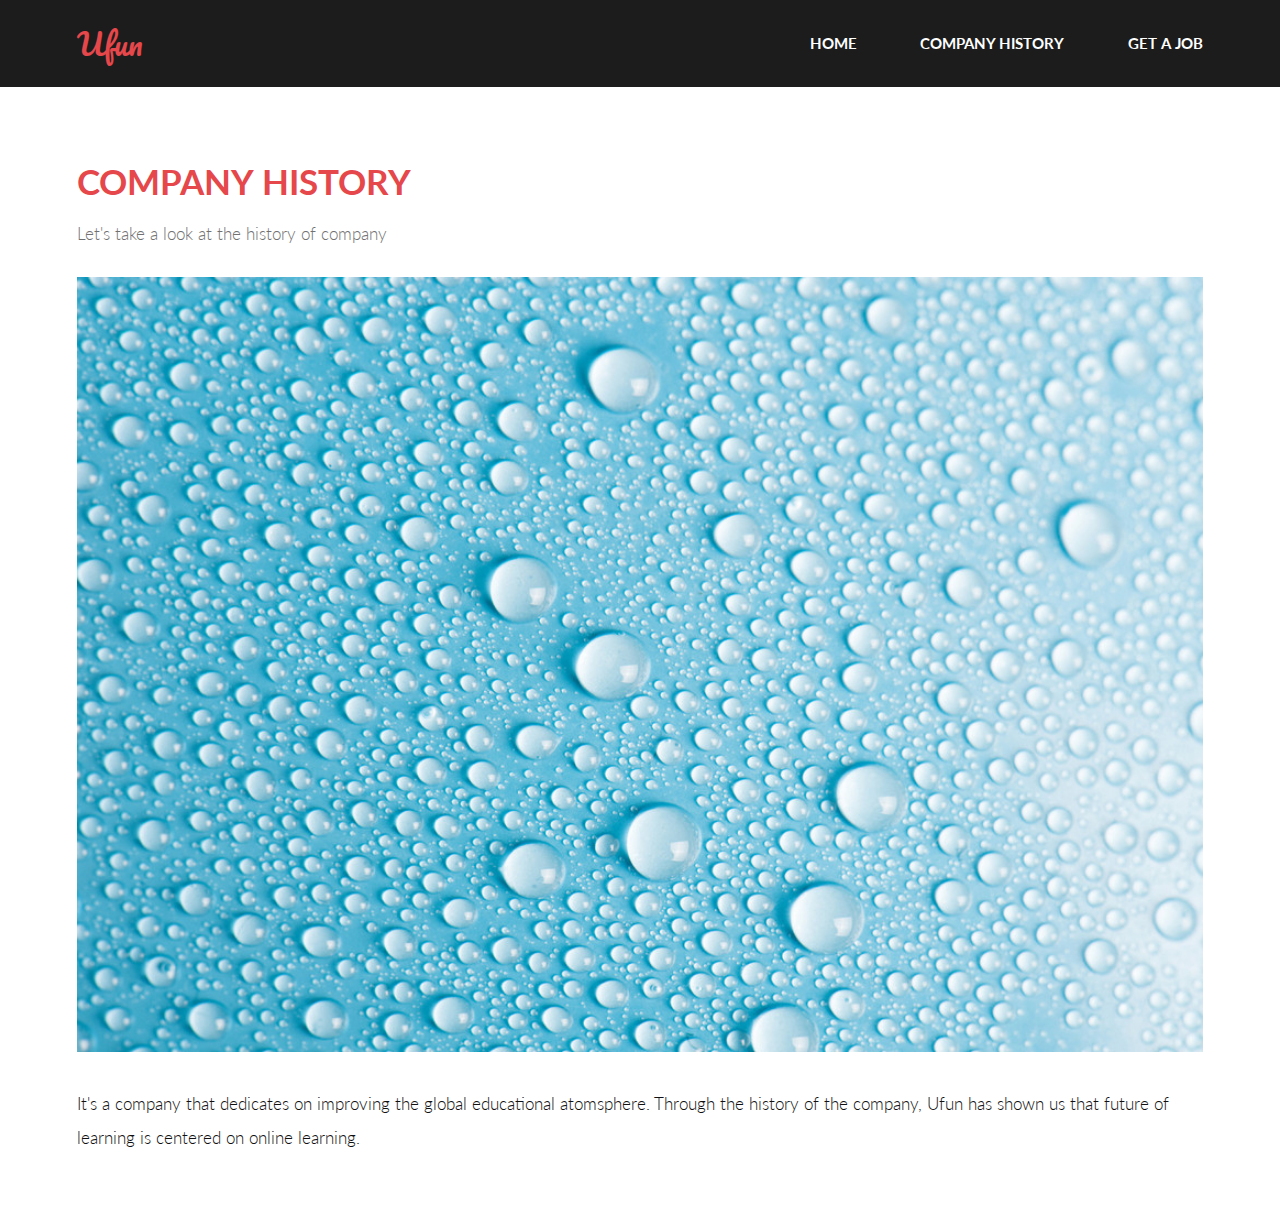
<file: companyHistory.html>
<!DOCTYPE HTML>
<!--
	Introspect by TEMPLATED
	templated.co @templatedco
	Released for free under the Creative Commons Attribution 3.0 license (templated.co/license)
-->
<html>
	<head>
		<title>Company History</title>
		<meta charset="utf-8" />
		<meta name="viewport" content="width=device-width, initial-scale=1, user-scalable=no" />
		<link rel="stylesheet" href="assets/css/main.css" />
	</head>
	<body>

		<!-- Header -->
			<header id="header">
				<div class="inner">
					<a href="index.html" class="logo">Ufun</a>
					<nav id="nav">
						<a href="index.html">Home</a>
						<a href="generic.html">Company History</a>
						<a href="elements.html">Get a Job</a>
					</nav>
				</div>
			</header>
			<a href="#menu" class="navPanelToggle"><span class="fa fa-bars"></span></a>

		<!-- Main -->
			<section id="main" >
				<div class="inner">
					<header class="major special">
						<h1>Company History</h1>
						<p>Let's take a look at the history of company</p>
					</header>
					<a href="#" class="image fit"><img src="images/water.jpg" alt="" /></a>
					<p>It's a company that dedicates on improving the global educational atomsphere. Through the history of the company, Ufun has shown us that future of learning is centered on online learning.</p>

				</div>
			</section>


		<!-- Scripts -->
			<script src="assets/js/jquery.min.js"></script>
			<script src="assets/js/skel.min.js"></script>
			<script src="assets/js/util.js"></script>
			<script src="assets/js/main.js"></script>

	</body>
</html>
</file>
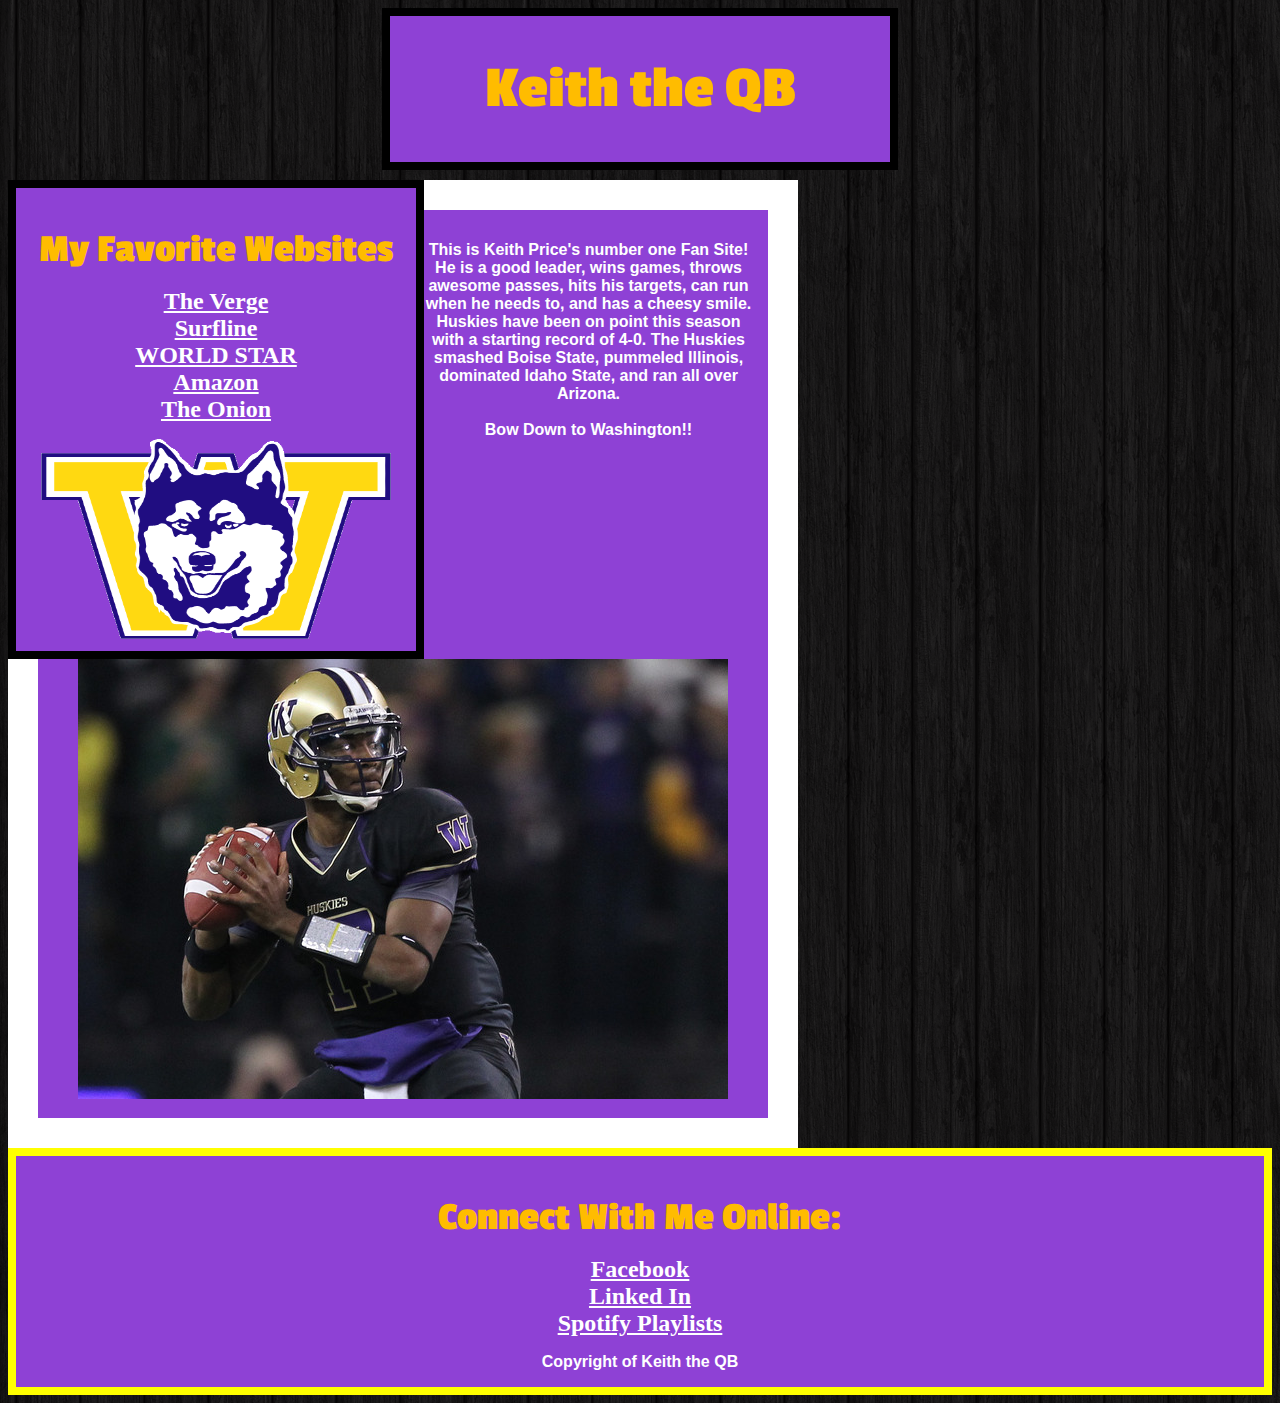
<file: introToCss.html>
<!DOCTYPE html>
	<head> 
		<title> Keith the QB  </title>
		<link rel="stylesheet" type="text/css" href="test.css" />
		<link href='http://fonts.googleapis.com/css?family=Passion+One' rel='stylesheet' type='text/css'>
	</head>

	<body>
		<div id = "Header">
			<h1> Keith the QB </h1>
		</div>
		
		<div id = "LeftNav">
			<h3> My Favorite Websites </h3>
			<ul>
				<li><a href="https://www.theverge.com">The Verge</a></li>
				<li><a href="https://www.surfline.com">Surfline</a></li>
				<li><a href="https://www.worldstarhiphop">WORLD STAR</a></li>
				<li><a href="https://www.amazon.com">Amazon</a></li>
				<li><a href="https://www.theonion.com">The Onion</a></li>
			</ul>
			<img src="icon.gif" width="350px" height="200px">
		</div>
		
		<div id = "Content">
			<p> This is Keith Price's number one Fan Site! He is a good leader, wins games, throws awesome passes, hits his targets, can run when he needs to, and has a cheesy smile. Huskies have been on point this season with a starting record of 4-0. The Huskies smashed Boise State, pummeled Illinois, dominated Idaho State, and ran all over Arizona. <br /><br /> <span id="bow">Bow Down to Washington!!</span></p>
			<img src="price.jpg">
		</div>
		
		<div id = "Footer">
			<h3>Connect With Me Online:</h3>
			<ul>
				<li><a href="https://www.Facebook.com">Facebook</a></li>
				<li><a href="https://www.Linkedin.com">Linked In</a></li>
				<li><a href="https://www.Spotify.com">Spotify Playlists</a></li>
			</ul>
			<p>Copyright of Keith the QB</p>
		</div>

	</body>

</html>
</file>
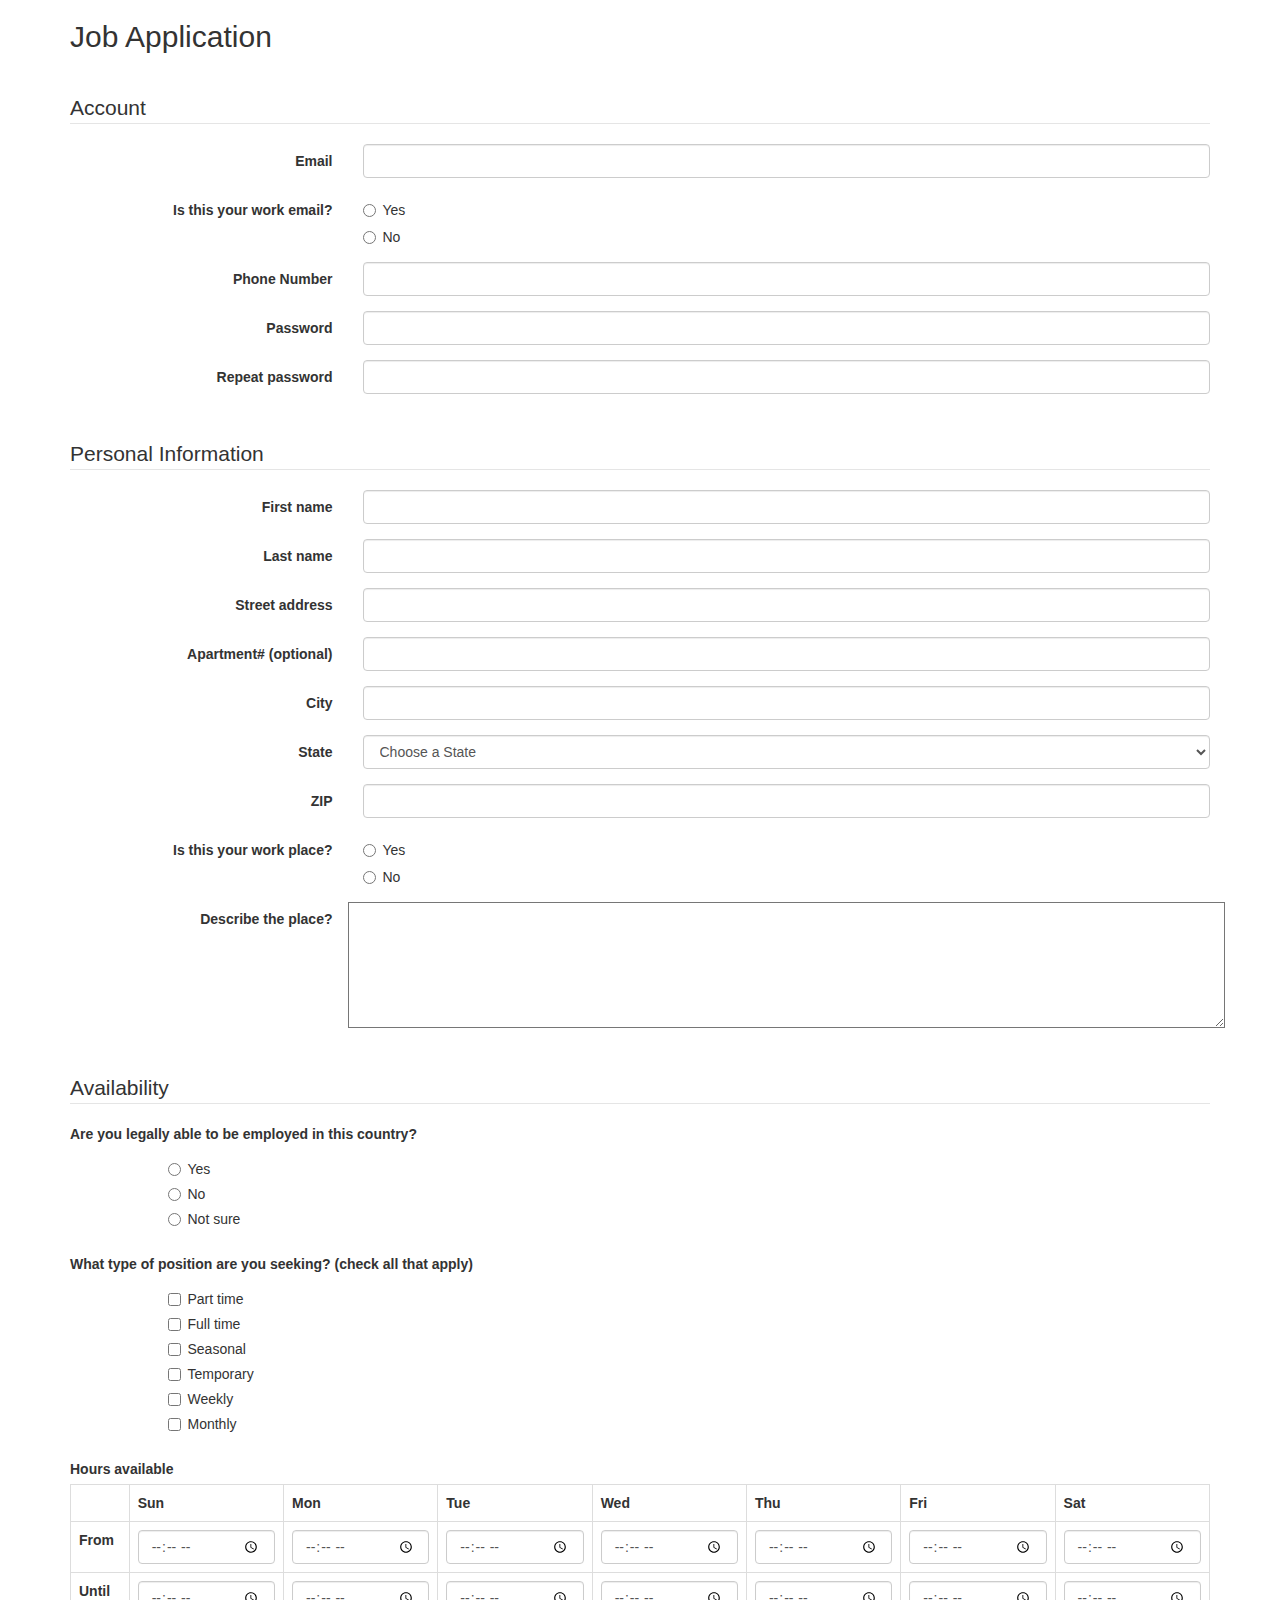
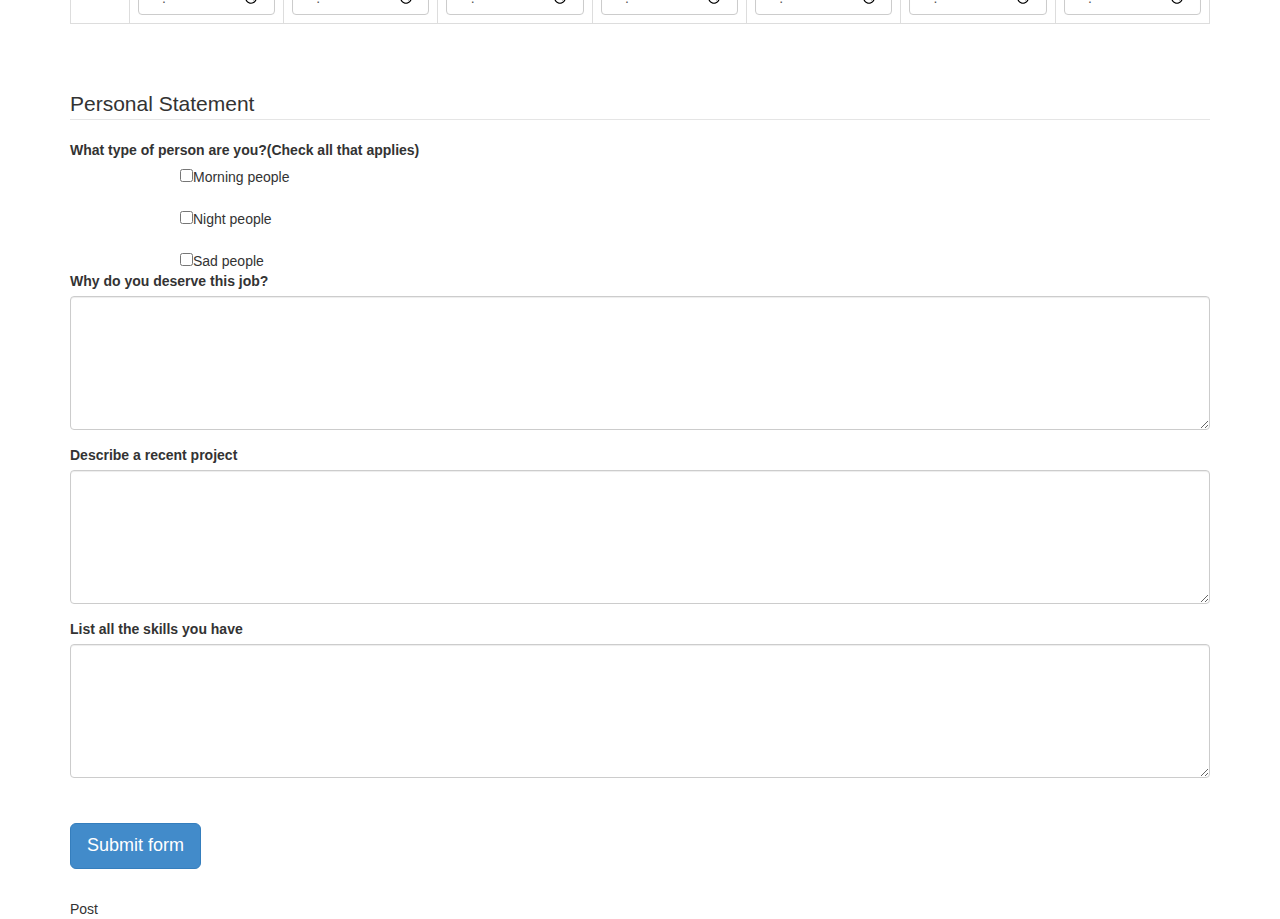
<file: jobApplicationForm.html>
<!DOCTYPE html>
<html>
<head>
	<meta charset="utf-8">
	<meta name="viewport" content="width=device-width, initial-scale=1.0">
	<title>Job Application</title>
	<link href="bootstrap.min.css" rel="stylesheet">
</head>
<body>
<div class="container">

<h2>Job Application</h2>
<p>&nbsp;</p>

<form role="form" action="http://gclass.alexburner.com/formtest.php" method="post">

	<fieldset class="form-horizontal" >
		<legend>Account</legend>
		<div class="form-group">
			<label class="col-sm-3 control-label">Email</label>
			<div class="col-sm-9">
				<input class="form-control" type="text" name="email">
			</div>
		</div>
		
		<div class="form-group row">
			<label class="col-sm-3 control-label">Is this your work email?</label>
			<div class="col-sm-9">
				<div class="radio">
					<label>
						<input type="radio" name="legal" value="yes">Yes
					</label>
				</div>
				<div class="radio">
					<label>
						<input type="radio" name="legal" value="no">No
					</label>
				</div>
			</div>
		</div>
		
		<div class="form-group">
			<label class="col-sm-3 control-label">Phone Number</label>
			<div class = "col-sm-9">
				<input class="form-control" type="text" name="Phone Number">
			</div>
		</div>
		
		<div class="form-group">
			<label class="col-sm-3 control-label">Password</label>
			<div class="col-sm-9">
				<input class="form-control" type="password" name="password">
			</div>
		</div>
		<div class="form-group">
			<label class="col-sm-3 control-label">Repeat password</label>
			<div class="col-sm-9">
				<input class="form-control" type="password" name="repeat_password">
			</div>
		</div>
	</fieldset>

	<p>&nbsp;</p>

	<fieldset class="form-horizontal" >
		<legend>Personal Information</legend>
		<div class="form-group">
			<label class="col-sm-3 control-label">First name</label>
			<div class="col-sm-9">
				<input class="form-control" type="text" name="First name">
			</div>
		</div>
			<div class="form-group">
			<label class="col-sm-3 control-label">Last name</label>
			<div class="col-sm-9">
				<input class="form-control" type="text" name="Last name">
			</div>
		</div>
		<div class="form-group">
			<label class="col-sm-3 control-label">Street address</label>
			<div class="col-sm-9">
				<input class="form-control" type="text" name="street">
			</div>
		</div>
				<div class="form-group">
			<label class="col-sm-3 control-label">Apartment# (optional)</label>
			<div class="col-sm-9">
				<input class="form-control" type="text" name="Apartment#">
			</div>
		</div>
		<div class="form-group">
			<label class="col-sm-3 control-label">City</label>
			<div class="col-sm-9">
				<input class="form-control" type="text" name="city">
			</div>
		</div>
		<div class="form-group">
			<label class="col-sm-3 control-label">State</label>
			<div class="col-sm-9">
				<select class="form-control" name="state">
					<option value="" selected="true">Choose a State</option>
					<option value="AL">Alabama</option>
					<option value="AK">Alaska</option>
					<option value="AZ">Arizona</option>
					<option value="AR">Arkansas</option>
					<option value="CA">California</option>
					<option value="CO">Colorado</option>
					<option value="CT">Connecticut</option>
					<option value="DE">Delaware</option>
					<option value="DC">District of Columbia</option>
					<option value="FL">Florida</option>
					<option value="GA">Georgia</option>
					<option value="HI">Hawaii</option>
					<option value="ID">Idaho</option>
					<option value="IL">Illinois</option>
					<option value="IN">Indiana</option>
					<option value="IA">Iowa</option>
					<option value="KS">Kansas</option>
					<option value="KY">Kentucky</option>
					<option value="LA">Louisiana</option>
					<option value="ME">Maine</option>
					<option value="MD">Maryland</option>
					<option value="MA">Massachusetts</option>
					<option value="MI">Michigan</option>
					<option value="MN">Minnesota</option>
					<option value="MS">Mississippi</option>
					<option value="MO">Missouri</option>
					<option value="MT">Montana</option>
					<option value="NE">Nebraska</option>
					<option value="NV">Nevada</option>
					<option value="NH">New Hampshire</option>
					<option value="NJ">New Jersey</option>
					<option value="NM">New Mexico</option>
					<option value="NY">New York</option>
					<option value="NC">North Carolina</option>
					<option value="ND">North Dakota</option>
					<option value="OH">Ohio</option>
					<option value="OK">Oklahoma</option>
					<option value="OR">Oregon</option>
					<option value="PA">Pennsylvania</option>
					<option value="RI">Rhode Island</option>
					<option value="SC">South Carolina</option>
					<option value="SD">South Dakota</option>
					<option value="TN">Tennessee</option>
					<option value="TX">Texas</option>
					<option value="UT">Utah</option>
					<option value="VT">Vermont</option>
					<option value="VA">Virginia</option>
					<option value="WA">Washington</option>
					<option value="WV">West Virginia</option>
					<option value="WI">Wisconsin</option>
					<option value="WY">Wyoming</option>
				</select>
			</div>
		</div>
		<div class="form-group">
			<label class="col-sm-3 control-label">ZIP</label>
			<div class="col-sm-9">
				<input class="form-control" type="text" name="zip">
			</div>
		</div>
		
		<div class="form-group row">
			<label class="col-sm-3 control-label">Is this your work place?</label>
			<div class="col-sm-9">
				<div class="radio">
					<label>
						<input type="radio" name="work place" value="yes">Yes
					</label>
				</div>
				<div class="radio">
					<label>
						<input type="radio" name="work place" value="no">No
					</label>
				</div>
			</div>
		</div>
		<div class="form-group">
			<label class="col-sm-3 control-label">Describe the place?</label>
			<textarea class="col-sm-9" name="place describe" rows="6"></textarea>
		</div>
	</fieldset>

	<p>&nbsp;</p>

	<fieldset>
		<legend>Availability</legend>
		<div class="form-group row">
			<label class="col-sm-12 control-label">Are you legally able to be employed in this country?</label>
			<div class="col-sm-offset-1 col-sm-11">
				<div class="radio">
					<label>
						<input type="radio" name="legal" value="yes">Yes
					</label>
				</div>
				<div class="radio">
					<label>
						<input type="radio" name="legal" value="no">No
					</label>
				</div>
				<div class="radio">
					<label>
						<input type="radio" name="legal" value="no">Not sure
					</label>
				</div>
			</div>
		</div>
		<div class="form-group row">
			<label class="col-sm-12 control-label">What type of position are you seeking? (check all that apply)</label>
			<div class="col-sm-offset-1 col-sm-11">
				<div class="checkbox">
					<label>
						<input type="checkbox" name="position_pt" value="parttime">
						Part time
					</label>
				</div>
				<div class="checkbox">
					<label>
						<input type="checkbox" name="position_ft" value="fulltime">
						Full time
					</label>
				</div>
				<div class="checkbox">
					<label>
						<input type="checkbox" name="position_sl" value="seasonal">
						Seasonal
					</label>
				</div>
				<div class="checkbox">
					<label>
						<input type="checkbox" name="position_tp" value="temporary">
						Temporary
					</label>
				</div>
				<div class="checkbox">
					<label>
						<input type="checkbox" name="position_wk" value="weekly">
						Weekly
					</label>
				</div>
				<div class="checkbox">
					<label>
						<input type="checkbox" name="position_mot" value="monthly">
						Monthly
					</label>
				</div>
			</div>
		</div>
		<div class="form-group row">
			<label class="col-sm-12 control-label">Hours available</label>
			<div class="col-sm-12">
				<table class="table table-bordered">
					<tr>
						<td></td>
						<th>Sun</th>
						<th>Mon</th>
						<th>Tue</th>
						<th>Wed</th>
						<th>Thu</th>
						<th>Fri</th>
						<th>Sat</th>
					</tr>
					<tr>
						<th>From</th>
						<td><input class="form-control" type="time" name="su_from"></td>
						<td><input class="form-control" type="time" name="mo_from"></td>
						<td><input class="form-control" type="time" name="tu_from"></td>
						<td><input class="form-control" type="time" name="we_from"></td>
						<td><input class="form-control" type="time" name="th_from"></td>
						<td><input class="form-control" type="time" name="fr_from"></td>
						<td><input class="form-control" type="time" name="sa_from"></td>
					</tr>
					<tr>
						<th>Until</th>
						<td><input class="form-control" type="time" name="su_until"></td>
						<td><input class="form-control" type="time" name="mo_until"></td>
						<td><input class="form-control" type="time" name="tu_until"></td>
						<td><input class="form-control" type="time" name="we_until"></td>
						<td><input class="form-control" type="time" name="th_until"></td>
						<td><input class="form-control" type="time" name="fr_until"></td>
						<td><input class="form-control" type="time" name="sa_until"></td>
					</tr>
				</table>
			</div>
		</div>
	</fieldset>

	<p>&nbsp;</p>

	<fieldset>
		<legend>Personal Statement</legend>
		<div class="form-group">
			<label class="control-label">What type of person are you?(Check all that applies)</label>
			<div class ="col-sm-offset-1 col-sm-11">
			<input type="checkbox" name="mon" value="morning">Morning people
			<br>
				<br>
			<input type="checkbox" name="nig" value="night">Night people
			<br>
				<br>
			<input type="checkbox" name="sad" value="sad">Sad people
			<br>
			</div>
			
		</div>
		<div class="form-group">
			<label class="control-label">Why do you deserve this job?</label>
			<textarea class="form-control" name="deserve" rows="6"></textarea>
		</div>
		<div class="form-group">
			<label class="control-label">Describe a recent project</label>
			<textarea class="form-control" name="project" rows="6"></textarea>
		</div>
		<div class="form-group">
			<label class="control-label">List all the skills you have</label>
			<textarea class="form-control" name="skill" rows="6"></textarea>
		</div>
	</fieldset>

	<p>&nbsp;</p>

	<input class="btn btn-primary btn-lg" type="submit" value="Submit form">

	<p>&nbsp;</p>
	<form action="http://gclass.alexburner.com/formtest.php" method="post"> Post
	</form>
</form>
</div><!-- close .container -->
</body>
</html>
</file>
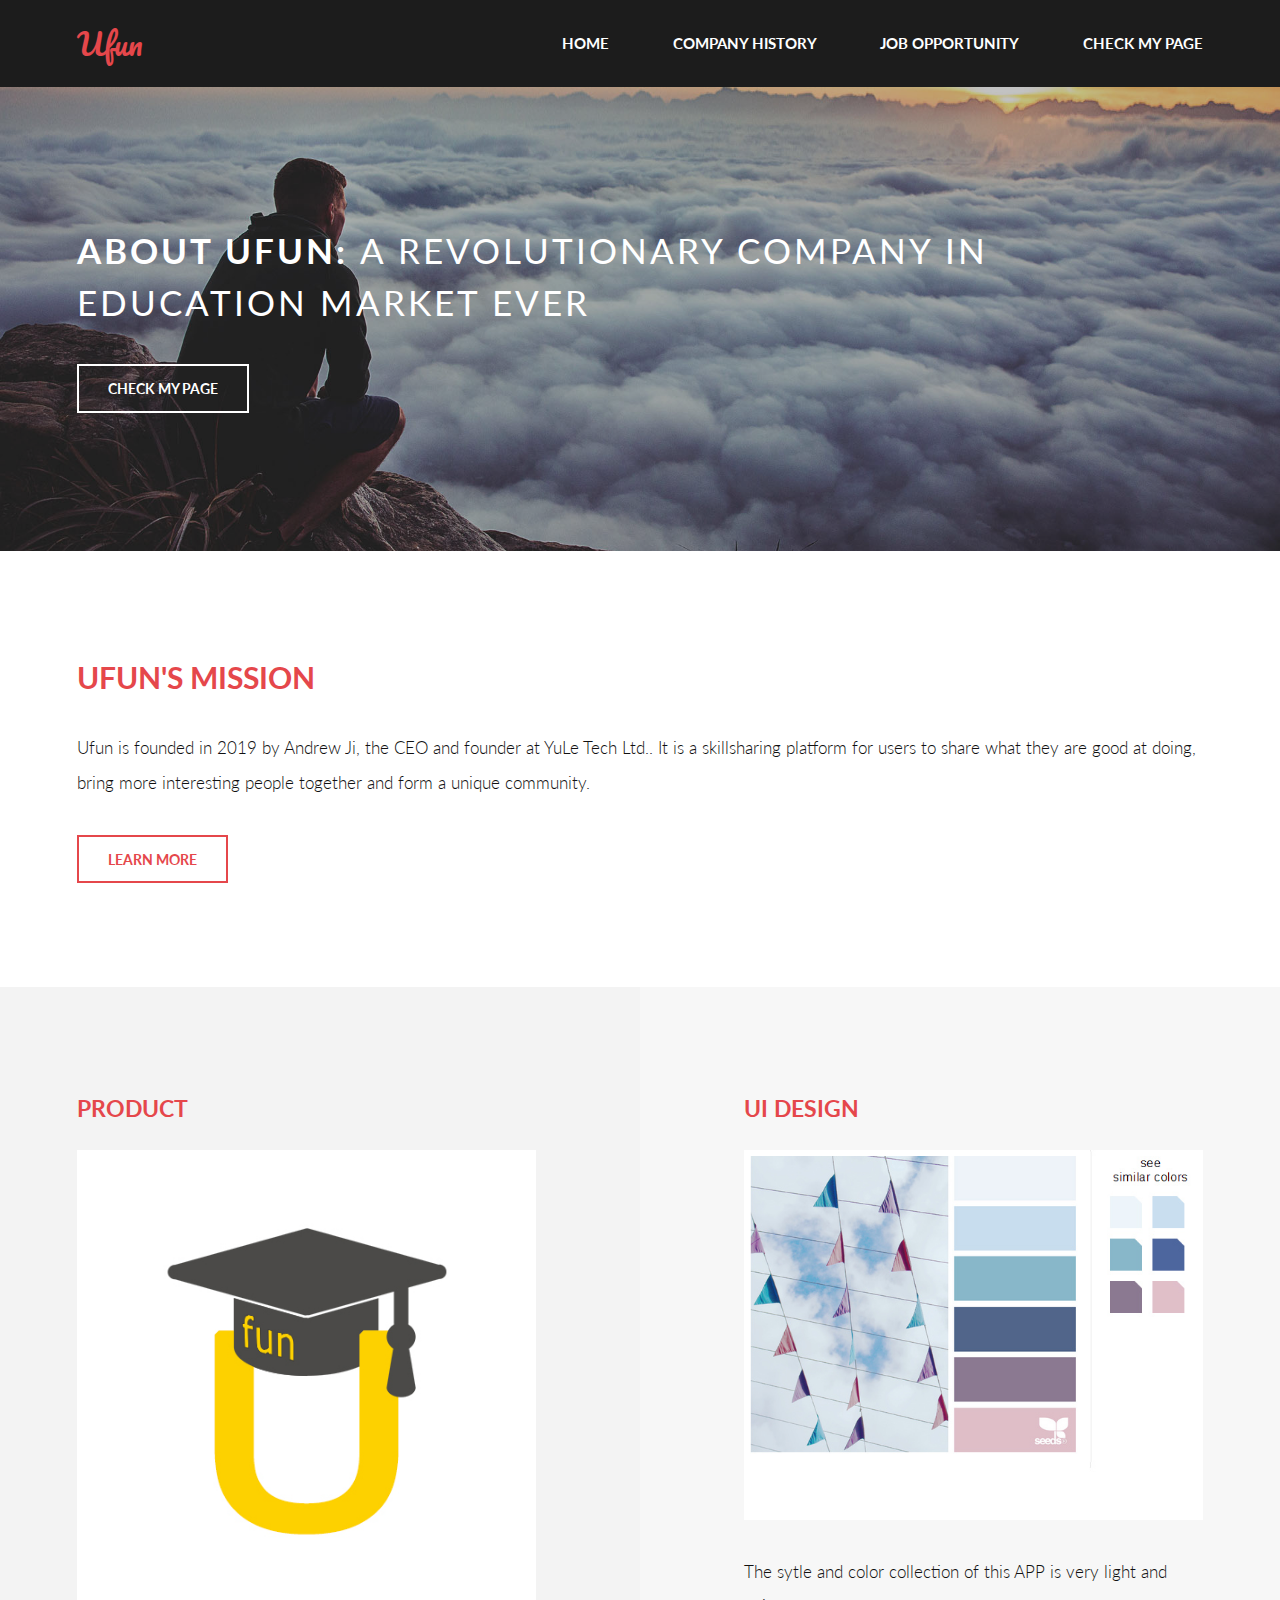
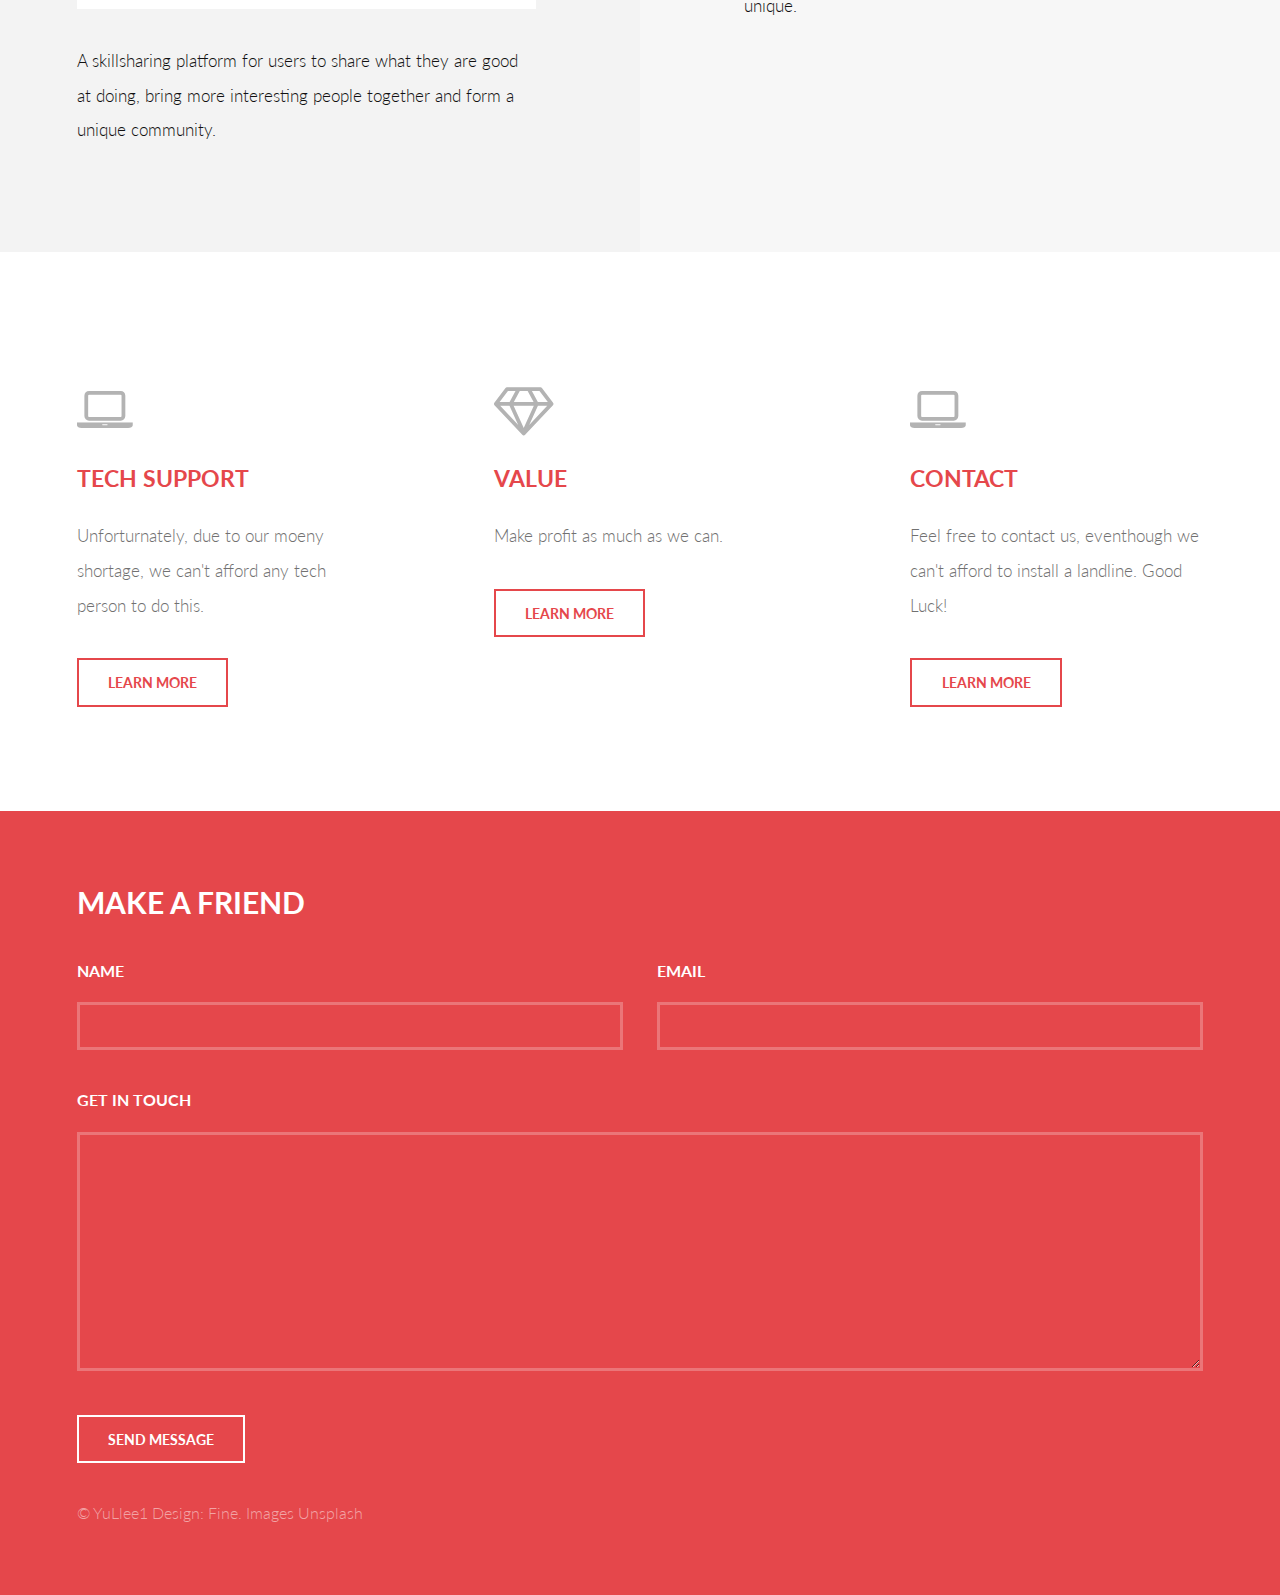
<file: myFunSite.html>
<!DOCTYPE HTML>
<!--
	Introspect by TEMPLATED
	templated.co @templatedco
	Released for free under the Creative Commons Attribution 3.0 license (templated.co/license)
-->
<html>
	<head>
		<title>Ufun</title>
		<meta charset="utf-8" />
		<meta name="viewport" content="width=device-width, initial-scale=1, user-scalable=no" />
		<link rel="stylesheet" href="assets/css/main.css" />
	</head>
	<body>

		<!-- Header -->
			<header id="header">
				<div class="inner">
					<a href="myFunSite.html" class="logo">Ufun</a>
					<nav id="nav">
						<a href="index.html">Home</a>
						<a href="companyHistory.html">Company history</a>
						<a href="jobApplicationForm.html">Job Opportunity</a>
						<a href="embeddingOriginalWork.html">Check my Page</a>
					</nav>
				</div>
			</header>
			<a href="#menu" class="navPanelToggle"><span class="fa fa-bars"></span></a>

		<!-- Banner -->
			<section id="banner">
				<div class="inner">
					<h1>About Ufun: <span>A revolutionary company in<br />
					Education Market Ever</span></h1>
					<ul class="actions">
						<li><a href="embeddingOriginalWork.html" class="button alt">Check my page</a></li>
					</ul>
				</div>
			</section>

		<!-- One -->
			<section id="one">
				<div class="inner">
					<header>
						<h2>Ufun's Mission</h2>
					</header>
					<p>Ufun is founded in 2019 by Andrew Ji, the CEO and founder at YuLe Tech Ltd.. It is a skillsharing platform for users to share what they are good at doing, bring more interesting people together and form a unique community.</p>
					<ul class="actions">
						<li><a href="#" class="button alt">Learn More</a></li>
					</ul>
				</div>
			</section>

		<!-- Two -->
			<section id="two">
				<div class="inner">
					<article>
						<div class="content">
							<header>
								<h3>Product</h3>
							</header>
							<div class="image fit">
								<img src="images/2.jpg" alt="" />
							</div>
							<p>A skillsharing platform for users to share what they are good at doing, bring more interesting people together and form a unique community.</p>
						</div>
					</article>
					<article class="alt">
						<div class="content">
							<header>
								<h3>UI Design</h3>
							</header>
							<div class="image fit">
								<img src="images/1.jpg" alt="" />
							</div>
							<p>The sytle and color collection of this APP is very light and unique.</p>
						</div>
					</article>
				</div>
			</section>

		<!-- Three -->
			<section id="three">
				<div class="inner">
					<article>
						<div class="content">
							<span class="icon fa-laptop"></span>
							<header>
								<h3>Tech Support</h3>
							</header>
							<p>Unforturnately, due to our moeny shortage, we can't afford any tech person to do this.</p>
							<ul class="actions">
								<li><a href="#" class="button alt">Learn More</a></li>
							</ul>
						</div>
					</article>
					<article>
						<div class="content">
							<span class="icon fa-diamond"></span>
							<header>
								<h3>Value</h3>
							</header>
							<p>Make profit as much as we can.</p>
							<ul class="actions">
								<li><a href="#" class="button alt">Learn More</a></li>
							</ul>
						</div>
					</article>
					<article>
					<div class="content">
							<span class="icon fa-laptop"></span>
							<header>
								<h3>Contact</h3>
							</header>
							<p>Feel free to contact us, eventhough we can't afford to install a landline. Good Luck!</p>
							<ul class="actions">
								<li><a href="#" class="button alt">Learn More</a></li>
							</ul>
						</div>
					</article>
				</div>
			</section>

		<!-- Footer -->
			<section id="footer">
				<div class="inner">
					<header>
						<h2>Make a friend</h2>
					</header>
					<form method="post" action="#">
						<div class="field half first">
							<label for="name">Name</label>
							<input type="text" name="name" id="name" />
						</div>
						<div class="field half">
							<label for="email">Email</label>
							<input type="text" name="email" id="email" />
						</div>
						<div class="field">
							<label for="message">Get in touch</label>
							<textarea name="message" id="message" rows="6"></textarea>
						</div>
						<ul class="actions">
							<li><input type="submit" value="Send Message" class="alt" /></li>
						</ul>
					</form>
					<div class="copyright">
						&copy; YuLlee1 Design: <a href="https://templated.co/">Fine</a>. Images <a href="https://unsplash.com/">Unsplash</a>
					</div>
				</div>
			</section>

		<!-- Scripts -->
			<script src="assets/js/jquery.min.js"></script>
			<script src="assets/js/skel.min.js"></script>
			<script src="assets/js/util.js"></script>
			<script src="assets/js/main.js"></script>

	</body>
</html>
</file>
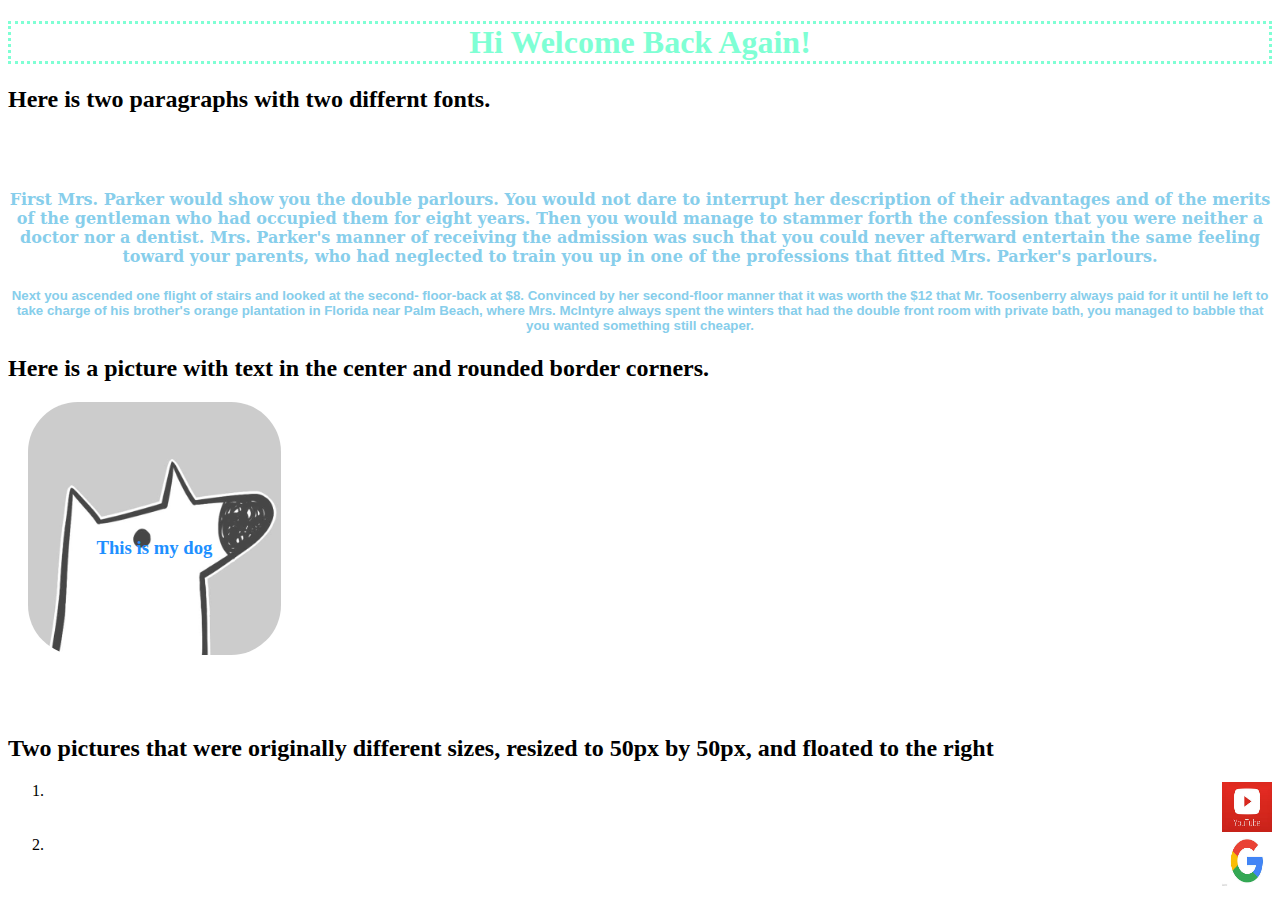
<file: someCss.html>
<!doctype html>
<html>
	<head>
		<title>someCss</title>
		<link rel="stylesheet" type="text/css" href="anExternal.css"> 
	</head>

	<body>
		<h1>Hi Welcome Back Again!</h1>	
		<h2>Here is two paragraphs with two differnt fonts.</h2>
		<br/>
		<br/>
	
		<p class="parag"><h4>First Mrs. Parker would show you the double parlours. You would not dare to interrupt her description of their advantages and of the merits of the gentleman who had occupied them for eight years. Then you would manage to stammer forth the confession that you were neither a doctor nor a dentist. Mrs. Parker's manner of receiving the admission was such that you could never afterward entertain the same feeling toward your parents, who had neglected to train you up in one of the professions that fitted Mrs. Parker's parlours.</h4></p>
		
		<p class="parag"><h5>Next you ascended one flight of stairs and looked at the second- floor-back at $8. Convinced by her second-floor manner that it was worth the $12 that Mr. Toosenberry always paid for it until he left to take charge of his brother's orange plantation in Florida near Palm Beach, where Mrs. McIntyre always spent the winters that had the double front room with private bath, you managed to babble that you wanted something still cheaper.</h5></p>
		
		<h2>Here is a picture with text in the center and rounded border corners.</h2>
		<div class="container">
			<img class="dog" src="pic.jpg" title="dog">
		  <h3 class="text">This is my dog</h3>
		</div>
	</body>
	<br/>
	<br/>

	<h2>Two pictures that were originally different sizes, resized to 50px by 50px, and floated to the right</h2>
	<ol>
		<li>
			<a href="https://www.youtube.com/">
				<img class="pics" src="youtube.jpg" title="Youtube">
			</a>	
		</li>
		
		<br/>
		<br/>
		
		<li>
			<a href="https://https://www.washington.edu/about/">
				<img class="pics" src="google.jpg" title="Google">
			</a>
		</li>
	</ol>

</html>
</file>
<file: test.css>
@charset "utf-8";
/* CSS Document */
body{
	background-image: url('dark_wood.png');
}

#Header{
	border:solid 8px black;
	width:500px;
	margin-left: auto;
	margin-bottom: 10px;
	margin-right:auto;
	text-align: center;
	background-color: #8E41D5;
}

h3{
	color:#FFBC00;
	font-size:40px;
	font-family:"Passion One";
	margin-bottom: 0px;
}

p{
	color:white;
	font-family:"Arial";
	font-weight:bold;
}

#Header h1{
	font-size: 60px;
	font-family: "Passion One";
	color:#FFBC00;
	font-weight:bold;
}

#LeftNav{
	border:solid 8px black;
	width:400px;
	float: left;
	text-align: center;
	padding-bottom: 8px;
	background-color: #8E41D5;

}

#LeftNav ul{
	
}

a{
	color:white;
	font-weight:bold;
	font-size:24px;
}

ul{
	list-style: none;
	padding-left: 0px;
}

#Content{
	border:solid 30px white;	
	width:700px;
	text-align: center;
	padding:15px;
	background-color: #8E41D5;
}

#Footer{
	border:solid 8px yellow;	
	text-align: center;
	background-color: #8E41D5;
	
}

.titles {
	
}

#bow{
	
}
</file>
<file: anExternal.css>
@charset "utf-8";
/* CSS Document */
h4 {
	color: skyblue;
	text-align: center;
	font-family: Constantia, "Lucida Bright", "DejaVu Serif", Georgia, "serif";
}

h5 {
	color: skyblue;
	text-align: center;
	font-family: Gotham, "Helvetica Neue", Helvetica, Arial, "sans-serif";
}

h1 {
	color:aquamarine;
	border-style: dotted;
	text-align: center;
}

.container {
  	position: relative;
	width: 20%;
	margin: 20px;
}

.text {
    position: absolute;
    text-align: center;
    top: 45%;
    width: 100%;
	color: dodgerblue;
}

.container img {
	border-radius: 50px;
	width: 100%;

}

.pics {
	float: right;
	width: 50px;
	height: 50px;
}
</file>
<file: assets/css/main.css>
@import url(font-awesome.min.css);
@import url("https://fonts.googleapis.com/css?family=Lato:300,400,700|Pacifico");

/*
	Introspect by TEMPLATED
	templated.co @templatedco
	Released for free under the Creative Commons Attribution 3.0 license (templated.co/license)
*/

/* Reset */

	html, body, div, span, applet, object, iframe, h1, h2, h3, h4, h5, h6, p, blockquote, pre, a, abbr, acronym, address, big, cite, code, del, dfn, em, img, ins, kbd, q, s, samp, small, strike, strong, sub, sup, tt, var, b, u, i, center, dl, dt, dd, ol, ul, li, fieldset, form, label, legend, table, caption, tbody, tfoot, thead, tr, th, td, article, aside, canvas, details, embed, figure, figcaption, footer, header, hgroup, menu, nav, output, ruby, section, summary, time, mark, audio, video {
		margin: 0;
		padding: 0;
		border: 0;
		font-size: 100%;
		font: inherit;
		vertical-align: baseline;
	}

	article, aside, details, figcaption, figure, footer, header, hgroup, menu, nav, section {
		display: block;
	}

	body {
		line-height: 1;
	}

	ol, ul {
		list-style: none;
	}

	blockquote, q {
		quotes: none;
	}

	blockquote:before, blockquote:after, q:before, q:after {
		content: '';
		content: none;
	}

	table {
		border-collapse: collapse;
		border-spacing: 0;
	}

	body {
		-webkit-text-size-adjust: none;
	}

/* Box Model */

	*, *:before, *:after {
		-moz-box-sizing: border-box;
		-webkit-box-sizing: border-box;
		box-sizing: border-box;
	}

/* Containers */

	.container {
		margin-left: auto;
		margin-right: auto;
	}

	.container.\31 25\25 {
		width: 100%;
		max-width: 100em;
		min-width: 80em;
	}

	.container.\37 5\25 {
		width: 60em;
	}

	.container.\35 0\25 {
		width: 40em;
	}

	.container.\32 5\25 {
		width: 20em;
	}

	.container {
		width: 80em;
	}

	@media screen and (max-width: 1680px) {

		.container.\31 25\25 {
			width: 100%;
			max-width: 100em;
			min-width: 80em;
		}

		.container.\37 5\25 {
			width: 60em;
		}

		.container.\35 0\25 {
			width: 40em;
		}

		.container.\32 5\25 {
			width: 20em;
		}

		.container {
			width: 80em;
		}

	}

	@media screen and (max-width: 1280px) {

		.container.\31 25\25 {
			width: 100%;
			max-width: 81.25em;
			min-width: 65em;
		}

		.container.\37 5\25 {
			width: 48.75em;
		}

		.container.\35 0\25 {
			width: 32.5em;
		}

		.container.\32 5\25 {
			width: 16.25em;
		}

		.container {
			width: 65em;
		}

	}

	@media screen and (max-width: 980px) {

		.container.\31 25\25 {
			width: 100%;
			max-width: 112.5%;
			min-width: 90%;
		}

		.container.\37 5\25 {
			width: 67.5%;
		}

		.container.\35 0\25 {
			width: 45%;
		}

		.container.\32 5\25 {
			width: 22.5%;
		}

		.container {
			width: 90%;
		}

	}

	@media screen and (max-width: 736px) {

		.container.\31 25\25 {
			width: 100%;
			max-width: 112.5%;
			min-width: 90%;
		}

		.container.\37 5\25 {
			width: 67.5%;
		}

		.container.\35 0\25 {
			width: 45%;
		}

		.container.\32 5\25 {
			width: 22.5%;
		}

		.container {
			width: 90% !important;
		}

	}

	@media screen and (max-width: 480px) {

		.container.\31 25\25 {
			width: 100%;
			max-width: 112.5%;
			min-width: 90%;
		}

		.container.\37 5\25 {
			width: 67.5%;
		}

		.container.\35 0\25 {
			width: 45%;
		}

		.container.\32 5\25 {
			width: 22.5%;
		}

		.container {
			width: 90% !important;
		}

	}

/* Grid */

	.row {
		border-bottom: solid 1px transparent;
		-moz-box-sizing: border-box;
		-webkit-box-sizing: border-box;
		box-sizing: border-box;
	}

	.row > * {
		float: left;
		-moz-box-sizing: border-box;
		-webkit-box-sizing: border-box;
		box-sizing: border-box;
	}

	.row:after, .row:before {
		content: '';
		display: block;
		clear: both;
		height: 0;
	}

	.row.uniform > * > :first-child {
		margin-top: 0;
	}

	.row.uniform > * > :last-child {
		margin-bottom: 0;
	}

	.row.\30 \25 > * {
		padding: 0 0 0 0em;
	}

	.row.\30 \25 {
		margin: 0 0 -1px 0em;
	}

	.row.uniform.\30 \25 > * {
		padding: 0em 0 0 0em;
	}

	.row.uniform.\30 \25 {
		margin: 0em 0 -1px 0em;
	}

	.row > * {
		padding: 0 0 0 2em;
	}

	.row {
		margin: 0 0 -1px -2em;
	}

	.row.uniform > * {
		padding: 2em 0 0 2em;
	}

	.row.uniform {
		margin: -2em 0 -1px -2em;
	}

	.row.\32 00\25 > * {
		padding: 0 0 0 4em;
	}

	.row.\32 00\25 {
		margin: 0 0 -1px -4em;
	}

	.row.uniform.\32 00\25 > * {
		padding: 4em 0 0 4em;
	}

	.row.uniform.\32 00\25 {
		margin: -4em 0 -1px -4em;
	}

	.row.\31 50\25 > * {
		padding: 0 0 0 3em;
	}

	.row.\31 50\25 {
		margin: 0 0 -1px -3em;
	}

	.row.uniform.\31 50\25 > * {
		padding: 3em 0 0 3em;
	}

	.row.uniform.\31 50\25 {
		margin: -3em 0 -1px -3em;
	}

	.row.\35 0\25 > * {
		padding: 0 0 0 1em;
	}

	.row.\35 0\25 {
		margin: 0 0 -1px -1em;
	}

	.row.uniform.\35 0\25 > * {
		padding: 1em 0 0 1em;
	}

	.row.uniform.\35 0\25 {
		margin: -1em 0 -1px -1em;
	}

	.row.\32 5\25 > * {
		padding: 0 0 0 0.5em;
	}

	.row.\32 5\25 {
		margin: 0 0 -1px -0.5em;
	}

	.row.uniform.\32 5\25 > * {
		padding: 0.5em 0 0 0.5em;
	}

	.row.uniform.\32 5\25 {
		margin: -0.5em 0 -1px -0.5em;
	}

	.\31 2u, .\31 2u\24 {
		width: 100%;
		clear: none;
		margin-left: 0;
	}

	.\31 1u, .\31 1u\24 {
		width: 91.6666666667%;
		clear: none;
		margin-left: 0;
	}

	.\31 0u, .\31 0u\24 {
		width: 83.3333333333%;
		clear: none;
		margin-left: 0;
	}

	.\39 u, .\39 u\24 {
		width: 75%;
		clear: none;
		margin-left: 0;
	}

	.\38 u, .\38 u\24 {
		width: 66.6666666667%;
		clear: none;
		margin-left: 0;
	}

	.\37 u, .\37 u\24 {
		width: 58.3333333333%;
		clear: none;
		margin-left: 0;
	}

	.\36 u, .\36 u\24 {
		width: 50%;
		clear: none;
		margin-left: 0;
	}

	.\35 u, .\35 u\24 {
		width: 41.6666666667%;
		clear: none;
		margin-left: 0;
	}

	.\34 u, .\34 u\24 {
		width: 33.3333333333%;
		clear: none;
		margin-left: 0;
	}

	.\33 u, .\33 u\24 {
		width: 25%;
		clear: none;
		margin-left: 0;
	}

	.\32 u, .\32 u\24 {
		width: 16.6666666667%;
		clear: none;
		margin-left: 0;
	}

	.\31 u, .\31 u\24 {
		width: 8.3333333333%;
		clear: none;
		margin-left: 0;
	}

	.\31 2u\24 + *,
	.\31 1u\24 + *,
	.\31 0u\24 + *,
	.\39 u\24 + *,
	.\38 u\24 + *,
	.\37 u\24 + *,
	.\36 u\24 + *,
	.\35 u\24 + *,
	.\34 u\24 + *,
	.\33 u\24 + *,
	.\32 u\24 + *,
	.\31 u\24 + * {
		clear: left;
	}

	.\-11u {
		margin-left: 91.66667%;
	}

	.\-10u {
		margin-left: 83.33333%;
	}

	.\-9u {
		margin-left: 75%;
	}

	.\-8u {
		margin-left: 66.66667%;
	}

	.\-7u {
		margin-left: 58.33333%;
	}

	.\-6u {
		margin-left: 50%;
	}

	.\-5u {
		margin-left: 41.66667%;
	}

	.\-4u {
		margin-left: 33.33333%;
	}

	.\-3u {
		margin-left: 25%;
	}

	.\-2u {
		margin-left: 16.66667%;
	}

	.\-1u {
		margin-left: 8.33333%;
	}

	@media screen and (max-width: 1680px) {

		.row > * {
			padding: 0 0 0 2em;
		}

		.row {
			margin: 0 0 -1px -2em;
		}

		.row.uniform > * {
			padding: 2em 0 0 2em;
		}

		.row.uniform {
			margin: -2em 0 -1px -2em;
		}

		.row.\32 00\25 > * {
			padding: 0 0 0 4em;
		}

		.row.\32 00\25 {
			margin: 0 0 -1px -4em;
		}

		.row.uniform.\32 00\25 > * {
			padding: 4em 0 0 4em;
		}

		.row.uniform.\32 00\25 {
			margin: -4em 0 -1px -4em;
		}

		.row.\31 50\25 > * {
			padding: 0 0 0 3em;
		}

		.row.\31 50\25 {
			margin: 0 0 -1px -3em;
		}

		.row.uniform.\31 50\25 > * {
			padding: 3em 0 0 3em;
		}

		.row.uniform.\31 50\25 {
			margin: -3em 0 -1px -3em;
		}

		.row.\35 0\25 > * {
			padding: 0 0 0 1em;
		}

		.row.\35 0\25 {
			margin: 0 0 -1px -1em;
		}

		.row.uniform.\35 0\25 > * {
			padding: 1em 0 0 1em;
		}

		.row.uniform.\35 0\25 {
			margin: -1em 0 -1px -1em;
		}

		.row.\32 5\25 > * {
			padding: 0 0 0 0.5em;
		}

		.row.\32 5\25 {
			margin: 0 0 -1px -0.5em;
		}

		.row.uniform.\32 5\25 > * {
			padding: 0.5em 0 0 0.5em;
		}

		.row.uniform.\32 5\25 {
			margin: -0.5em 0 -1px -0.5em;
		}

		.\31 2u\28xlarge\29, .\31 2u\24\28xlarge\29 {
			width: 100%;
			clear: none;
			margin-left: 0;
		}

		.\31 1u\28xlarge\29, .\31 1u\24\28xlarge\29 {
			width: 91.6666666667%;
			clear: none;
			margin-left: 0;
		}

		.\31 0u\28xlarge\29, .\31 0u\24\28xlarge\29 {
			width: 83.3333333333%;
			clear: none;
			margin-left: 0;
		}

		.\39 u\28xlarge\29, .\39 u\24\28xlarge\29 {
			width: 75%;
			clear: none;
			margin-left: 0;
		}

		.\38 u\28xlarge\29, .\38 u\24\28xlarge\29 {
			width: 66.6666666667%;
			clear: none;
			margin-left: 0;
		}

		.\37 u\28xlarge\29, .\37 u\24\28xlarge\29 {
			width: 58.3333333333%;
			clear: none;
			margin-left: 0;
		}

		.\36 u\28xlarge\29, .\36 u\24\28xlarge\29 {
			width: 50%;
			clear: none;
			margin-left: 0;
		}

		.\35 u\28xlarge\29, .\35 u\24\28xlarge\29 {
			width: 41.6666666667%;
			clear: none;
			margin-left: 0;
		}

		.\34 u\28xlarge\29, .\34 u\24\28xlarge\29 {
			width: 33.3333333333%;
			clear: none;
			margin-left: 0;
		}

		.\33 u\28xlarge\29, .\33 u\24\28xlarge\29 {
			width: 25%;
			clear: none;
			margin-left: 0;
		}

		.\32 u\28xlarge\29, .\32 u\24\28xlarge\29 {
			width: 16.6666666667%;
			clear: none;
			margin-left: 0;
		}

		.\31 u\28xlarge\29, .\31 u\24\28xlarge\29 {
			width: 8.3333333333%;
			clear: none;
			margin-left: 0;
		}

		.\31 2u\24\28xlarge\29 + *,
		.\31 1u\24\28xlarge\29 + *,
		.\31 0u\24\28xlarge\29 + *,
		.\39 u\24\28xlarge\29 + *,
		.\38 u\24\28xlarge\29 + *,
		.\37 u\24\28xlarge\29 + *,
		.\36 u\24\28xlarge\29 + *,
		.\35 u\24\28xlarge\29 + *,
		.\34 u\24\28xlarge\29 + *,
		.\33 u\24\28xlarge\29 + *,
		.\32 u\24\28xlarge\29 + *,
		.\31 u\24\28xlarge\29 + * {
			clear: left;
		}

		.\-11u\28xlarge\29 {
			margin-left: 91.66667%;
		}

		.\-10u\28xlarge\29 {
			margin-left: 83.33333%;
		}

		.\-9u\28xlarge\29 {
			margin-left: 75%;
		}

		.\-8u\28xlarge\29 {
			margin-left: 66.66667%;
		}

		.\-7u\28xlarge\29 {
			margin-left: 58.33333%;
		}

		.\-6u\28xlarge\29 {
			margin-left: 50%;
		}

		.\-5u\28xlarge\29 {
			margin-left: 41.66667%;
		}

		.\-4u\28xlarge\29 {
			margin-left: 33.33333%;
		}

		.\-3u\28xlarge\29 {
			margin-left: 25%;
		}

		.\-2u\28xlarge\29 {
			margin-left: 16.66667%;
		}

		.\-1u\28xlarge\29 {
			margin-left: 8.33333%;
		}

	}

	@media screen and (max-width: 1280px) {

		.row > * {
			padding: 0 0 0 1.5em;
		}

		.row {
			margin: 0 0 -1px -1.5em;
		}

		.row.uniform > * {
			padding: 1.5em 0 0 1.5em;
		}

		.row.uniform {
			margin: -1.5em 0 -1px -1.5em;
		}

		.row.\32 00\25 > * {
			padding: 0 0 0 3em;
		}

		.row.\32 00\25 {
			margin: 0 0 -1px -3em;
		}

		.row.uniform.\32 00\25 > * {
			padding: 3em 0 0 3em;
		}

		.row.uniform.\32 00\25 {
			margin: -3em 0 -1px -3em;
		}

		.row.\31 50\25 > * {
			padding: 0 0 0 2.25em;
		}

		.row.\31 50\25 {
			margin: 0 0 -1px -2.25em;
		}

		.row.uniform.\31 50\25 > * {
			padding: 2.25em 0 0 2.25em;
		}

		.row.uniform.\31 50\25 {
			margin: -2.25em 0 -1px -2.25em;
		}

		.row.\35 0\25 > * {
			padding: 0 0 0 0.75em;
		}

		.row.\35 0\25 {
			margin: 0 0 -1px -0.75em;
		}

		.row.uniform.\35 0\25 > * {
			padding: 0.75em 0 0 0.75em;
		}

		.row.uniform.\35 0\25 {
			margin: -0.75em 0 -1px -0.75em;
		}

		.row.\32 5\25 > * {
			padding: 0 0 0 0.375em;
		}

		.row.\32 5\25 {
			margin: 0 0 -1px -0.375em;
		}

		.row.uniform.\32 5\25 > * {
			padding: 0.375em 0 0 0.375em;
		}

		.row.uniform.\32 5\25 {
			margin: -0.375em 0 -1px -0.375em;
		}

		.\31 2u\28large\29, .\31 2u\24\28large\29 {
			width: 100%;
			clear: none;
			margin-left: 0;
		}

		.\31 1u\28large\29, .\31 1u\24\28large\29 {
			width: 91.6666666667%;
			clear: none;
			margin-left: 0;
		}

		.\31 0u\28large\29, .\31 0u\24\28large\29 {
			width: 83.3333333333%;
			clear: none;
			margin-left: 0;
		}

		.\39 u\28large\29, .\39 u\24\28large\29 {
			width: 75%;
			clear: none;
			margin-left: 0;
		}

		.\38 u\28large\29, .\38 u\24\28large\29 {
			width: 66.6666666667%;
			clear: none;
			margin-left: 0;
		}

		.\37 u\28large\29, .\37 u\24\28large\29 {
			width: 58.3333333333%;
			clear: none;
			margin-left: 0;
		}

		.\36 u\28large\29, .\36 u\24\28large\29 {
			width: 50%;
			clear: none;
			margin-left: 0;
		}

		.\35 u\28large\29, .\35 u\24\28large\29 {
			width: 41.6666666667%;
			clear: none;
			margin-left: 0;
		}

		.\34 u\28large\29, .\34 u\24\28large\29 {
			width: 33.3333333333%;
			clear: none;
			margin-left: 0;
		}

		.\33 u\28large\29, .\33 u\24\28large\29 {
			width: 25%;
			clear: none;
			margin-left: 0;
		}

		.\32 u\28large\29, .\32 u\24\28large\29 {
			width: 16.6666666667%;
			clear: none;
			margin-left: 0;
		}

		.\31 u\28large\29, .\31 u\24\28large\29 {
			width: 8.3333333333%;
			clear: none;
			margin-left: 0;
		}

		.\31 2u\24\28large\29 + *,
		.\31 1u\24\28large\29 + *,
		.\31 0u\24\28large\29 + *,
		.\39 u\24\28large\29 + *,
		.\38 u\24\28large\29 + *,
		.\37 u\24\28large\29 + *,
		.\36 u\24\28large\29 + *,
		.\35 u\24\28large\29 + *,
		.\34 u\24\28large\29 + *,
		.\33 u\24\28large\29 + *,
		.\32 u\24\28large\29 + *,
		.\31 u\24\28large\29 + * {
			clear: left;
		}

		.\-11u\28large\29 {
			margin-left: 91.66667%;
		}

		.\-10u\28large\29 {
			margin-left: 83.33333%;
		}

		.\-9u\28large\29 {
			margin-left: 75%;
		}

		.\-8u\28large\29 {
			margin-left: 66.66667%;
		}

		.\-7u\28large\29 {
			margin-left: 58.33333%;
		}

		.\-6u\28large\29 {
			margin-left: 50%;
		}

		.\-5u\28large\29 {
			margin-left: 41.66667%;
		}

		.\-4u\28large\29 {
			margin-left: 33.33333%;
		}

		.\-3u\28large\29 {
			margin-left: 25%;
		}

		.\-2u\28large\29 {
			margin-left: 16.66667%;
		}

		.\-1u\28large\29 {
			margin-left: 8.33333%;
		}

	}

	@media screen and (max-width: 980px) {

		.row > * {
			padding: 0 0 0 1.5em;
		}

		.row {
			margin: 0 0 -1px -1.5em;
		}

		.row.uniform > * {
			padding: 1.5em 0 0 1.5em;
		}

		.row.uniform {
			margin: -1.5em 0 -1px -1.5em;
		}

		.row.\32 00\25 > * {
			padding: 0 0 0 3em;
		}

		.row.\32 00\25 {
			margin: 0 0 -1px -3em;
		}

		.row.uniform.\32 00\25 > * {
			padding: 3em 0 0 3em;
		}

		.row.uniform.\32 00\25 {
			margin: -3em 0 -1px -3em;
		}

		.row.\31 50\25 > * {
			padding: 0 0 0 2.25em;
		}

		.row.\31 50\25 {
			margin: 0 0 -1px -2.25em;
		}

		.row.uniform.\31 50\25 > * {
			padding: 2.25em 0 0 2.25em;
		}

		.row.uniform.\31 50\25 {
			margin: -2.25em 0 -1px -2.25em;
		}

		.row.\35 0\25 > * {
			padding: 0 0 0 0.75em;
		}

		.row.\35 0\25 {
			margin: 0 0 -1px -0.75em;
		}

		.row.uniform.\35 0\25 > * {
			padding: 0.75em 0 0 0.75em;
		}

		.row.uniform.\35 0\25 {
			margin: -0.75em 0 -1px -0.75em;
		}

		.row.\32 5\25 > * {
			padding: 0 0 0 0.375em;
		}

		.row.\32 5\25 {
			margin: 0 0 -1px -0.375em;
		}

		.row.uniform.\32 5\25 > * {
			padding: 0.375em 0 0 0.375em;
		}

		.row.uniform.\32 5\25 {
			margin: -0.375em 0 -1px -0.375em;
		}

		.\31 2u\28medium\29, .\31 2u\24\28medium\29 {
			width: 100%;
			clear: none;
			margin-left: 0;
		}

		.\31 1u\28medium\29, .\31 1u\24\28medium\29 {
			width: 91.6666666667%;
			clear: none;
			margin-left: 0;
		}

		.\31 0u\28medium\29, .\31 0u\24\28medium\29 {
			width: 83.3333333333%;
			clear: none;
			margin-left: 0;
		}

		.\39 u\28medium\29, .\39 u\24\28medium\29 {
			width: 75%;
			clear: none;
			margin-left: 0;
		}

		.\38 u\28medium\29, .\38 u\24\28medium\29 {
			width: 66.6666666667%;
			clear: none;
			margin-left: 0;
		}

		.\37 u\28medium\29, .\37 u\24\28medium\29 {
			width: 58.3333333333%;
			clear: none;
			margin-left: 0;
		}

		.\36 u\28medium\29, .\36 u\24\28medium\29 {
			width: 50%;
			clear: none;
			margin-left: 0;
		}

		.\35 u\28medium\29, .\35 u\24\28medium\29 {
			width: 41.6666666667%;
			clear: none;
			margin-left: 0;
		}

		.\34 u\28medium\29, .\34 u\24\28medium\29 {
			width: 33.3333333333%;
			clear: none;
			margin-left: 0;
		}

		.\33 u\28medium\29, .\33 u\24\28medium\29 {
			width: 25%;
			clear: none;
			margin-left: 0;
		}

		.\32 u\28medium\29, .\32 u\24\28medium\29 {
			width: 16.6666666667%;
			clear: none;
			margin-left: 0;
		}

		.\31 u\28medium\29, .\31 u\24\28medium\29 {
			width: 8.3333333333%;
			clear: none;
			margin-left: 0;
		}

		.\31 2u\24\28medium\29 + *,
		.\31 1u\24\28medium\29 + *,
		.\31 0u\24\28medium\29 + *,
		.\39 u\24\28medium\29 + *,
		.\38 u\24\28medium\29 + *,
		.\37 u\24\28medium\29 + *,
		.\36 u\24\28medium\29 + *,
		.\35 u\24\28medium\29 + *,
		.\34 u\24\28medium\29 + *,
		.\33 u\24\28medium\29 + *,
		.\32 u\24\28medium\29 + *,
		.\31 u\24\28medium\29 + * {
			clear: left;
		}

		.\-11u\28medium\29 {
			margin-left: 91.66667%;
		}

		.\-10u\28medium\29 {
			margin-left: 83.33333%;
		}

		.\-9u\28medium\29 {
			margin-left: 75%;
		}

		.\-8u\28medium\29 {
			margin-left: 66.66667%;
		}

		.\-7u\28medium\29 {
			margin-left: 58.33333%;
		}

		.\-6u\28medium\29 {
			margin-left: 50%;
		}

		.\-5u\28medium\29 {
			margin-left: 41.66667%;
		}

		.\-4u\28medium\29 {
			margin-left: 33.33333%;
		}

		.\-3u\28medium\29 {
			margin-left: 25%;
		}

		.\-2u\28medium\29 {
			margin-left: 16.66667%;
		}

		.\-1u\28medium\29 {
			margin-left: 8.33333%;
		}

	}

	@media screen and (max-width: 736px) {

		.row > * {
			padding: 0 0 0 1.25em;
		}

		.row {
			margin: 0 0 -1px -1.25em;
		}

		.row.uniform > * {
			padding: 1.25em 0 0 1.25em;
		}

		.row.uniform {
			margin: -1.25em 0 -1px -1.25em;
		}

		.row.\32 00\25 > * {
			padding: 0 0 0 2.5em;
		}

		.row.\32 00\25 {
			margin: 0 0 -1px -2.5em;
		}

		.row.uniform.\32 00\25 > * {
			padding: 2.5em 0 0 2.5em;
		}

		.row.uniform.\32 00\25 {
			margin: -2.5em 0 -1px -2.5em;
		}

		.row.\31 50\25 > * {
			padding: 0 0 0 1.875em;
		}

		.row.\31 50\25 {
			margin: 0 0 -1px -1.875em;
		}

		.row.uniform.\31 50\25 > * {
			padding: 1.875em 0 0 1.875em;
		}

		.row.uniform.\31 50\25 {
			margin: -1.875em 0 -1px -1.875em;
		}

		.row.\35 0\25 > * {
			padding: 0 0 0 0.625em;
		}

		.row.\35 0\25 {
			margin: 0 0 -1px -0.625em;
		}

		.row.uniform.\35 0\25 > * {
			padding: 0.625em 0 0 0.625em;
		}

		.row.uniform.\35 0\25 {
			margin: -0.625em 0 -1px -0.625em;
		}

		.row.\32 5\25 > * {
			padding: 0 0 0 0.3125em;
		}

		.row.\32 5\25 {
			margin: 0 0 -1px -0.3125em;
		}

		.row.uniform.\32 5\25 > * {
			padding: 0.3125em 0 0 0.3125em;
		}

		.row.uniform.\32 5\25 {
			margin: -0.3125em 0 -1px -0.3125em;
		}

		.\31 2u\28small\29, .\31 2u\24\28small\29 {
			width: 100%;
			clear: none;
			margin-left: 0;
		}

		.\31 1u\28small\29, .\31 1u\24\28small\29 {
			width: 91.6666666667%;
			clear: none;
			margin-left: 0;
		}

		.\31 0u\28small\29, .\31 0u\24\28small\29 {
			width: 83.3333333333%;
			clear: none;
			margin-left: 0;
		}

		.\39 u\28small\29, .\39 u\24\28small\29 {
			width: 75%;
			clear: none;
			margin-left: 0;
		}

		.\38 u\28small\29, .\38 u\24\28small\29 {
			width: 66.6666666667%;
			clear: none;
			margin-left: 0;
		}

		.\37 u\28small\29, .\37 u\24\28small\29 {
			width: 58.3333333333%;
			clear: none;
			margin-left: 0;
		}

		.\36 u\28small\29, .\36 u\24\28small\29 {
			width: 50%;
			clear: none;
			margin-left: 0;
		}

		.\35 u\28small\29, .\35 u\24\28small\29 {
			width: 41.6666666667%;
			clear: none;
			margin-left: 0;
		}

		.\34 u\28small\29, .\34 u\24\28small\29 {
			width: 33.3333333333%;
			clear: none;
			margin-left: 0;
		}

		.\33 u\28small\29, .\33 u\24\28small\29 {
			width: 25%;
			clear: none;
			margin-left: 0;
		}

		.\32 u\28small\29, .\32 u\24\28small\29 {
			width: 16.6666666667%;
			clear: none;
			margin-left: 0;
		}

		.\31 u\28small\29, .\31 u\24\28small\29 {
			width: 8.3333333333%;
			clear: none;
			margin-left: 0;
		}

		.\31 2u\24\28small\29 + *,
		.\31 1u\24\28small\29 + *,
		.\31 0u\24\28small\29 + *,
		.\39 u\24\28small\29 + *,
		.\38 u\24\28small\29 + *,
		.\37 u\24\28small\29 + *,
		.\36 u\24\28small\29 + *,
		.\35 u\24\28small\29 + *,
		.\34 u\24\28small\29 + *,
		.\33 u\24\28small\29 + *,
		.\32 u\24\28small\29 + *,
		.\31 u\24\28small\29 + * {
			clear: left;
		}

		.\-11u\28small\29 {
			margin-left: 91.66667%;
		}

		.\-10u\28small\29 {
			margin-left: 83.33333%;
		}

		.\-9u\28small\29 {
			margin-left: 75%;
		}

		.\-8u\28small\29 {
			margin-left: 66.66667%;
		}

		.\-7u\28small\29 {
			margin-left: 58.33333%;
		}

		.\-6u\28small\29 {
			margin-left: 50%;
		}

		.\-5u\28small\29 {
			margin-left: 41.66667%;
		}

		.\-4u\28small\29 {
			margin-left: 33.33333%;
		}

		.\-3u\28small\29 {
			margin-left: 25%;
		}

		.\-2u\28small\29 {
			margin-left: 16.66667%;
		}

		.\-1u\28small\29 {
			margin-left: 8.33333%;
		}

	}

	@media screen and (max-width: 480px) {

		.row > * {
			padding: 0 0 0 1.25em;
		}

		.row {
			margin: 0 0 -1px -1.25em;
		}

		.row.uniform > * {
			padding: 1.25em 0 0 1.25em;
		}

		.row.uniform {
			margin: -1.25em 0 -1px -1.25em;
		}

		.row.\32 00\25 > * {
			padding: 0 0 0 2.5em;
		}

		.row.\32 00\25 {
			margin: 0 0 -1px -2.5em;
		}

		.row.uniform.\32 00\25 > * {
			padding: 2.5em 0 0 2.5em;
		}

		.row.uniform.\32 00\25 {
			margin: -2.5em 0 -1px -2.5em;
		}

		.row.\31 50\25 > * {
			padding: 0 0 0 1.875em;
		}

		.row.\31 50\25 {
			margin: 0 0 -1px -1.875em;
		}

		.row.uniform.\31 50\25 > * {
			padding: 1.875em 0 0 1.875em;
		}

		.row.uniform.\31 50\25 {
			margin: -1.875em 0 -1px -1.875em;
		}

		.row.\35 0\25 > * {
			padding: 0 0 0 0.625em;
		}

		.row.\35 0\25 {
			margin: 0 0 -1px -0.625em;
		}

		.row.uniform.\35 0\25 > * {
			padding: 0.625em 0 0 0.625em;
		}

		.row.uniform.\35 0\25 {
			margin: -0.625em 0 -1px -0.625em;
		}

		.row.\32 5\25 > * {
			padding: 0 0 0 0.3125em;
		}

		.row.\32 5\25 {
			margin: 0 0 -1px -0.3125em;
		}

		.row.uniform.\32 5\25 > * {
			padding: 0.3125em 0 0 0.3125em;
		}

		.row.uniform.\32 5\25 {
			margin: -0.3125em 0 -1px -0.3125em;
		}

		.\31 2u\28xsmall\29, .\31 2u\24\28xsmall\29 {
			width: 100%;
			clear: none;
			margin-left: 0;
		}

		.\31 1u\28xsmall\29, .\31 1u\24\28xsmall\29 {
			width: 91.6666666667%;
			clear: none;
			margin-left: 0;
		}

		.\31 0u\28xsmall\29, .\31 0u\24\28xsmall\29 {
			width: 83.3333333333%;
			clear: none;
			margin-left: 0;
		}

		.\39 u\28xsmall\29, .\39 u\24\28xsmall\29 {
			width: 75%;
			clear: none;
			margin-left: 0;
		}

		.\38 u\28xsmall\29, .\38 u\24\28xsmall\29 {
			width: 66.6666666667%;
			clear: none;
			margin-left: 0;
		}

		.\37 u\28xsmall\29, .\37 u\24\28xsmall\29 {
			width: 58.3333333333%;
			clear: none;
			margin-left: 0;
		}

		.\36 u\28xsmall\29, .\36 u\24\28xsmall\29 {
			width: 50%;
			clear: none;
			margin-left: 0;
		}

		.\35 u\28xsmall\29, .\35 u\24\28xsmall\29 {
			width: 41.6666666667%;
			clear: none;
			margin-left: 0;
		}

		.\34 u\28xsmall\29, .\34 u\24\28xsmall\29 {
			width: 33.3333333333%;
			clear: none;
			margin-left: 0;
		}

		.\33 u\28xsmall\29, .\33 u\24\28xsmall\29 {
			width: 25%;
			clear: none;
			margin-left: 0;
		}

		.\32 u\28xsmall\29, .\32 u\24\28xsmall\29 {
			width: 16.6666666667%;
			clear: none;
			margin-left: 0;
		}

		.\31 u\28xsmall\29, .\31 u\24\28xsmall\29 {
			width: 8.3333333333%;
			clear: none;
			margin-left: 0;
		}

		.\31 2u\24\28xsmall\29 + *,
		.\31 1u\24\28xsmall\29 + *,
		.\31 0u\24\28xsmall\29 + *,
		.\39 u\24\28xsmall\29 + *,
		.\38 u\24\28xsmall\29 + *,
		.\37 u\24\28xsmall\29 + *,
		.\36 u\24\28xsmall\29 + *,
		.\35 u\24\28xsmall\29 + *,
		.\34 u\24\28xsmall\29 + *,
		.\33 u\24\28xsmall\29 + *,
		.\32 u\24\28xsmall\29 + *,
		.\31 u\24\28xsmall\29 + * {
			clear: left;
		}

		.\-11u\28xsmall\29 {
			margin-left: 91.66667%;
		}

		.\-10u\28xsmall\29 {
			margin-left: 83.33333%;
		}

		.\-9u\28xsmall\29 {
			margin-left: 75%;
		}

		.\-8u\28xsmall\29 {
			margin-left: 66.66667%;
		}

		.\-7u\28xsmall\29 {
			margin-left: 58.33333%;
		}

		.\-6u\28xsmall\29 {
			margin-left: 50%;
		}

		.\-5u\28xsmall\29 {
			margin-left: 41.66667%;
		}

		.\-4u\28xsmall\29 {
			margin-left: 33.33333%;
		}

		.\-3u\28xsmall\29 {
			margin-left: 25%;
		}

		.\-2u\28xsmall\29 {
			margin-left: 16.66667%;
		}

		.\-1u\28xsmall\29 {
			margin-left: 8.33333%;
		}

	}

/* Basic */

	@-ms-viewport {
		width: device-width;
	}

	body {
		-ms-overflow-style: scrollbar;
	}

	@media screen and (max-width: 480px) {

		html, body {
			min-width: 320px;
		}

	}

	body {
		background: #fff;
	}

		body.is-loading *, body.is-loading *:before, body.is-loading *:after {
			-moz-animation: none !important;
			-webkit-animation: none !important;
			-ms-animation: none !important;
			animation: none !important;
			-moz-transition: none !important;
			-webkit-transition: none !important;
			-ms-transition: none !important;
			transition: none !important;
		}

/* Type */

	body {
		background-color: #fff;
		color: #111111;
	}

	body, input, select, textarea {
		font-family: "Lato", sans-serif;
		font-size: 15pt;
		font-weight: 300;
		line-height: 2;
	}

		@media screen and (max-width: 1680px) {

			body, input, select, textarea {
				font-size: 13pt;
			}

		}

		@media screen and (max-width: 1280px) {

			body, input, select, textarea {
				font-size: 13pt;
			}

		}

		@media screen and (max-width: 980px) {

			body, input, select, textarea {
				font-size: 12pt;
			}

		}

		@media screen and (max-width: 736px) {

			body, input, select, textarea {
				font-size: 12pt;
			}

		}

		@media screen and (max-width: 480px) {

			body, input, select, textarea {
				font-size: 12pt;
			}

		}

	a {
		-moz-transition: color 0.2s ease-in-out;
		-webkit-transition: color 0.2s ease-in-out;
		-ms-transition: color 0.2s ease-in-out;
		transition: color 0.2s ease-in-out;
		text-decoration: none;
	}

		a:hover {
			text-decoration: underline;
		}

	strong, b {
		font-weight: 700;
	}

	em, i {
		font-style: italic;
	}

	p {
		margin: 0 0 2em 0;
	}

	h1, h2, h3, h4, h5, h6 {
		font-weight: 700;
		line-height: 1.5;
		margin: 0 0 1em 0;
		text-transform: uppercase;
	}

		h1 a, h2 a, h3 a, h4 a, h5 a, h6 a {
			color: inherit;
			text-decoration: none;
		}

	h1 {
		font-size: 2em;
		margin: 0 0 0.25em 0;
	}

	h2 {
		font-size: 1.75em;
	}

	h3 {
		font-size: 1.35em;
	}

	h4 {
		font-size: 1.1em;
	}

	h5 {
		font-size: 0.9em;
	}

	h6 {
		font-size: 0.7em;
	}

	@media screen and (max-width: 736px) {

		h1 {
			font-size: 1.5em;
		}

		h2 {
			font-size: 1.25em;
		}

		h3 {
			font-size: 1.1em;
		}

	}

	sub {
		font-size: 0.8em;
		position: relative;
		top: 0.5em;
	}

	sup {
		font-size: 0.8em;
		position: relative;
		top: -0.5em;
	}

	blockquote {
		border-left: solid 4px;
		font-style: italic;
		margin: 0 0 2em 0;
		padding: 0.5em 0 0.5em 2em;
	}

	code {
		border-radius: 0;
		border: solid 1px;
		font-family: "Courier New", monospace;
		font-size: 0.9em;
		margin: 0 0.25em;
		padding: 0.25em 0.65em;
	}

	pre {
		-webkit-overflow-scrolling: touch;
		font-family: "Courier New", monospace;
		font-size: 0.9em;
		margin: 0 0 2em 0;
	}

		pre code {
			display: block;
			line-height: 1.75;
			padding: 1em 1.5em;
			overflow-x: auto;
		}

	hr {
		border: 0;
		border-bottom: solid 1px;
		margin: 2em 0;
	}

		hr.major {
			margin: 3em 0;
		}

	.align-left {
		text-align: left;
	}

	.align-center {
		text-align: center;
	}

	.align-right {
		text-align: right;
	}

	input, select, textarea {
		color: #e5474b;
	}

	a {
		color: #e5474b;
	}

	strong, b {
		color: #e5474b;
	}

	h1, h2, h3, h4, h5, h6 {
		color: #e5474b;
	}

	blockquote {
		border-left-color: #e5474b;
	}

	code {
		background: none;
		border-color: #e5474b;
	}

	hr {
		border-bottom-color: #e5474b;
	}

/* Box */

	.box {
		border-radius: 0;
		border: solid 1px;
		margin-bottom: 2em;
		padding: 1.5em;
	}

		.box > :last-child,
		.box > :last-child > :last-child,
		.box > :last-child > :last-child > :last-child {
			margin-bottom: 0;
		}

		.box.alt {
			border: 0;
			border-radius: 0;
			padding: 0;
		}

	.box {
		border-color: #e5474b;
	}

/* Button */

	input[type="submit"],
	input[type="reset"],
	input[type="button"],
	button,
	.button {
		-moz-appearance: none;
		-webkit-appearance: none;
		-ms-appearance: none;
		appearance: none;
		-moz-transition: background-color 0.2s ease-in-out, color 0.2s ease-in-out;
		-webkit-transition: background-color 0.2s ease-in-out, color 0.2s ease-in-out;
		-ms-transition: background-color 0.2s ease-in-out, color 0.2s ease-in-out;
		transition: background-color 0.2s ease-in-out, color 0.2s ease-in-out;
		border-radius: 0;
		border: 0;
		cursor: pointer;
		display: inline-block;
		font-size: .8em;
		font-weight: 700;
		height: 3.5em;
		line-height: 3.65em;
		padding: 0 2.25em;
		text-align: center;
		text-decoration: none;
		text-transform: uppercase;
		white-space: nowrap;
	}

		input[type="submit"]:hover,
		input[type="reset"]:hover,
		input[type="button"]:hover,
		button:hover,
		.button:hover {
			text-decoration: none;
		}

		input[type="submit"].icon,
		input[type="reset"].icon,
		input[type="button"].icon,
		button.icon,
		.button.icon {
			padding-left: 1.35em;
		}

			input[type="submit"].icon:before,
			input[type="reset"].icon:before,
			input[type="button"].icon:before,
			button.icon:before,
			.button.icon:before {
				margin-right: 0.5em;
			}

		input[type="submit"].fit,
		input[type="reset"].fit,
		input[type="button"].fit,
		button.fit,
		.button.fit {
			display: block;
			margin: 0 0 1em 0;
			width: 100%;
		}

		input[type="submit"].small,
		input[type="reset"].small,
		input[type="button"].small,
		button.small,
		.button.small {
			font-size: 0.8em;
		}

		input[type="submit"].big,
		input[type="reset"].big,
		input[type="button"].big,
		button.big,
		.button.big {
			font-size: 1.35em;
		}

		input[type="submit"].disabled, input[type="submit"]:disabled,
		input[type="reset"].disabled,
		input[type="reset"]:disabled,
		input[type="button"].disabled,
		input[type="button"]:disabled,
		button.disabled,
		button:disabled,
		.button.disabled,
		.button:disabled {
			-moz-pointer-events: none;
			-webkit-pointer-events: none;
			-ms-pointer-events: none;
			pointer-events: none;
			opacity: 0.25;
		}

	input[type="submit"],
	input[type="reset"],
	input[type="button"],
	button,
	.button {
		background-color: #5a5a5a;
		color: #ffffff !important;
	}

		input[type="submit"]:hover,
		input[type="reset"]:hover,
		input[type="button"]:hover,
		button:hover,
		.button:hover {
			background-color: #218B40; /* change 5*/
		}

		input[type="submit"]:active,
		input[type="reset"]:active,
		input[type="button"]:active,
		button:active,
		.button:active {
			background-color: #E1FF00; /* change 1*/
		}

		input[type="submit"].alt,
		input[type="reset"].alt,
		input[type="button"].alt,
		button.alt,
		.button.alt {
			background-color: transparent;
			box-shadow: inset 0 0 0 2px #e5474b;
			color: #e5474b !important;
		}

			input[type="submit"].alt:hover,
			input[type="reset"].alt:hover,
			input[type="button"].alt:hover,
			button.alt:hover,
			.button.alt:hover {
				background: #fceced;
			}

			input[type="submit"].alt:active,
			input[type="reset"].alt:active,
			input[type="button"].alt:active,
			button.alt:active,
			.button.alt:active {
				background-color: #FBB9B2; /* change 2*/
			}

			input[type="submit"].alt.icon:before,
			input[type="reset"].alt.icon:before,
			input[type="button"].alt.icon:before,
			button.alt.icon:before,
			.button.alt.icon:before {
				color: #80F780; /* change 3*/
			}

		input[type="submit"].special,
		input[type="reset"].special,
		input[type="button"].special,
		button.special,
		.button.special {
			background-color: #e5474b;
			color: #ffffff !important;
		}

			input[type="submit"].special:hover,
			input[type="reset"].special:hover,
			input[type="button"].special:hover,
			button.special:hover,
			.button.special:hover {
				background-color: #e85d61; /* change 4*/
			}

			input[type="submit"].special:active,
			input[type="reset"].special:active,
			input[type="button"].special:active,
			button.special:active,
			.button.special:active {
				background-color: #e23135;
			}

/* Form */

	form {
		margin: 0 0 2em 0;
	}

		form .field {
			margin: 0 0 2em 0;
		}

			form .field.half {
				width: 50%;
				float: left;
				padding: 0 0 0 1em;
			}

				form .field.half.first {
					padding: 0 1em 0 0;
				}

		form > .actions {
			margin: 2.5em 0 0 0 !important;
		}

		@media screen and (max-width: 736px) {

			form .field {
				margin: 0 0 1.5em 0;
			}

				form .field.half {
					padding: 0 0 0 0.75em;
				}

					form .field.half.first {
						padding: 0 0.75em 0 0;
					}

			form > .actions {
				margin: 2em 0 0 0 !important;
			}

		}

		@media screen and (max-width: 480px) {

			form .field.half {
				width: 100%;
				float: none;
				padding: 0;
			}

				form .field.half.first {
					padding: 0;
				}

		}

	label {
		display: block;
		font-size: 0.9em;
		text-transform: uppercase;
		font-weight: 700;
		margin: 0 0 1em 0;
	}

	input[type="text"],
	input[type="password"],
	input[type="email"],
	select,
	textarea {
		-moz-appearance: none;
		-webkit-appearance: none;
		-ms-appearance: none;
		appearance: none;
		border-radius: 0;
		border: none;
		border: solid 3px;
		color: inherit;
		display: block;
		outline: 0;
		padding: 0 1em;
		text-decoration: none;
		width: 100%;
	}

		input[type="text"]:invalid,
		input[type="password"]:invalid,
		input[type="email"]:invalid,
		select:invalid,
		textarea:invalid {
			box-shadow: none;
		}

	.select-wrapper {
		text-decoration: none;
		display: block;
		position: relative;
	}

		.select-wrapper:before {
			-moz-osx-font-smoothing: grayscale;
			-webkit-font-smoothing: antialiased;
			font-family: FontAwesome;
			font-style: normal;
			font-weight: normal;
			text-transform: none !important;
		}

		.select-wrapper:before {
			content: '\f078';
			display: block;
			height: 2.75em;
			line-height: 2.75em;
			pointer-events: none;
			position: absolute;
			right: 0;
			text-align: center;
			top: 0;
			width: 2.75em;
		}

		.select-wrapper select::-ms-expand {
			display: none;
		}

	input[type="text"],
	input[type="password"],
	input[type="email"],
	select {
		height: 2.75em;
	}

	textarea {
		padding: 0.75em 1em;
	}

	input[type="checkbox"],
	input[type="radio"] {
		-moz-appearance: none;
		-webkit-appearance: none;
		-ms-appearance: none;
		appearance: none;
		display: block;
		float: left;
		margin-right: -2em;
		opacity: 0;
		width: 1em;
		z-index: -1;
	}

		input[type="checkbox"] + label,
		input[type="radio"] + label {
			text-decoration: none;
			cursor: pointer;
			display: inline-block;
			font-size: 1em;
			font-weight: 300;
			padding-left: 2.4em;
			padding-right: 0.75em;
			position: relative;
		}

			input[type="checkbox"] + label:before,
			input[type="radio"] + label:before {
				-moz-osx-font-smoothing: grayscale;
				-webkit-font-smoothing: antialiased;
				font-family: FontAwesome;
				font-style: normal;
				font-weight: normal;
				text-transform: none !important;
			}

			input[type="checkbox"] + label:before,
			input[type="radio"] + label:before {
				border-radius: 0;
				border: solid 1px;
				content: '';
				display: inline-block;
				height: 1.65em;
				left: 0;
				line-height: 1.58125em;
				position: absolute;
				text-align: center;
				top: 0;
				width: 1.65em;
			}

		input[type="checkbox"]:checked + label:before,
		input[type="radio"]:checked + label:before {
			content: '\f00c';
		}

	input[type="checkbox"] + label:before {
		border-radius: 0;
	}

	input[type="radio"] + label:before {
		border-radius: 100%;
	}

	::-webkit-input-placeholder {
		opacity: 1.0;
	}

	:-moz-placeholder {
		opacity: 1.0;
	}

	::-moz-placeholder {
		opacity: 1.0;
	}

	:-ms-input-placeholder {
		opacity: 1.0;
	}

	.formerize-placeholder {
		opacity: 1.0;
	}

	label {
		color: #e5474b;
	}

	input[type="text"],
	input[type="password"],
	input[type="email"],
	select,
	textarea {
		background: none;
		border-color: #fceced;
	}

		input[type="text"]:focus,
		input[type="password"]:focus,
		input[type="email"]:focus,
		select:focus,
		textarea:focus {
			border-color: #e5474b;
			box-shadow: 0 0 0 1px #752564; /* change 6*/
		}

	.select-wrapper:before {
		color: #e5474b;
	}

	input[type="checkbox"] + label,
	input[type="radio"] + label {
		color: #111111;
	}

		input[type="checkbox"] + label:before,
		input[type="radio"] + label:before {
			background: none;
			border-color: #e5984b; /* change 7*/
		}

	input[type="checkbox"]:checked + label:before,
	input[type="radio"]:checked + label:before {
		background-color: #e5474b;
		border-color: #e5474b;
		color: #ffffff;
	}

	input[type="checkbox"]:focus + label:before,
	input[type="radio"]:focus + label:before {
		border-color: #e5474b;
		box-shadow: 0 0 0 1px #e5474b;
	}

	::-webkit-input-placeholder {
		color: #717171 !important;
	}

	:-moz-placeholder {
		color: #717171 !important;
	}

	::-moz-placeholder {
		color: #717171 !important;
	}

	:-ms-input-placeholder {
		color: #717171 !important;
	}

	.formerize-placeholder {
		color: #717171 !important;
	}

/* Icon */

	.icon {
		text-decoration: none;
		border-bottom: none;
		position: relative;
	}

		.icon:before {
			-moz-osx-font-smoothing: grayscale;
			-webkit-font-smoothing: antialiased;
			font-family: FontAwesome;
			font-style: normal;
			font-weight: normal;
			text-transform: none !important;
		}

		.icon > .label {
			display: none;
		}

/* Image */

	.image {
		border-radius: 0;
		border: 0;
		display: inline-block;
		position: relative;
	}

		.image img {
			border-radius: 0;
			display: block;
		}

		.image.left, .image.right {
			max-width: 40%;
		}

			.image.left img, .image.right img {
				width: 100%;
			}

		.image.left {
			float: left;
			margin: 0 1.5em 1em 0;
			top: 0.25em;
		}

		.image.right {
			float: right;
			margin: 0 0 1em 1.5em;
			top: 0.25em;
		}

		.image.fit {
			display: block;
			margin: 0 0 2em 0;
			width: 100%;
		}

			.image.fit img {
				width: 100%;
			}

		.image.main {
			display: block;
			margin: 0 0 3em 0;
			width: 100%;
		}

			.image.main img {
				width: 100%;
			}

/* List */

	ol {
		list-style: decimal;
		margin: 0 0 2em 0;
		padding-left: 1.25em;
	}

		ol li {
			padding-left: 0.25em;
		}

	ul {
		list-style: disc;
		margin: 0 0 2em 0;
		padding-left: 1em;
	}

		ul li {
			padding-left: 0.5em;
		}

		ul.alt {
			list-style: none;
			padding-left: 0;
		}

			ul.alt li {
				border-top: solid 1px;
				padding: 0.5em 0;
			}

				ul.alt li:first-child {
					border-top: 0;
					padding-top: 0;
				}

		ul.icons {
			cursor: default;
			list-style: none;
			padding-left: 0;
		}

			ul.icons li {
				display: inline-block;
				padding: 0 1em 0 0;
			}

				ul.icons li:last-child {
					padding-right: 0;
				}

				ul.icons li .icon:before {
					font-size: 2em;
				}

		ul.actions {
			cursor: default;
			list-style: none;
			padding-left: 0;
		}

			ul.actions li {
				display: inline-block;
				padding: 0 1em 0 0;
				vertical-align: middle;
			}

				ul.actions li:last-child {
					padding-right: 0;
				}

			ul.actions.small li {
				padding: 0 0.5em 0 0;
			}

			ul.actions.vertical li {
				display: block;
				padding: 1em 0 0 0;
			}

				ul.actions.vertical li:first-child {
					padding-top: 0;
				}

				ul.actions.vertical li > * {
					margin-bottom: 0;
				}

			ul.actions.vertical.small li {
				padding: 0.5em 0 0 0;
			}

				ul.actions.vertical.small li:first-child {
					padding-top: 0;
				}

			ul.actions.fit {
				display: table;
				margin-left: -1em;
				padding: 0;
				table-layout: fixed;
				width: calc(100% + 1em);
			}

				ul.actions.fit li {
					display: table-cell;
					padding: 0 0 0 1em;
				}

					ul.actions.fit li > * {
						margin-bottom: 0;
					}

				ul.actions.fit.small {
					margin-left: -0.5em;
					width: calc(100% + 0.5em);
				}

					ul.actions.fit.small li {
						padding: 0 0 0 0.5em;
					}

	dl {
		margin: 0 0 2em 0;
	}

		dl dt {
			display: block;
			font-weight: 700;
			margin: 0 0 1em 0;
		}

		dl dd {
			margin-left: 2em;
		}

	ul.alt li {
		border-top-color: #e5474b;
	}

/* Section/Article */

	section.special, article.special {
		text-align: center;
	}

	section .inner {
		max-width: 65em;
		width: calc(100% - 6em);
		margin: 0 auto;
	}

		@media screen and (max-width: 480px) {

			section .inner {
				max-width: 70%; /* change 8*/
				width: 70%; /* change 9*/
			}

		}

	header p {
		position: relative;
		margin: 0 0 1.5em 0;
	}

	header h2 + p {
		font-size: 1.25em;
		margin-top: -1em;
	}

	header h3 + p {
		font-size: 1.1em;
		margin-top: -0.8em;
	}

	header h4 + p,
	header h5 + p,
	header h6 + p {
		font-size: 0.9em;
		margin-top: -0.6em;
	}

	header p {
		color: #717171;
	}

/* Table */

	.table-wrapper {
		-webkit-overflow-scrolling: touch;
		overflow-x: auto;
	}

	table {
		margin: 0 0 2em 0;
		width: 100%;
	}

		table tbody tr {
			border: solid 1px;
			border-left: 0;
			border-right: 0;
		}

		table td {
			padding: 0.75em 0.75em;
		}

		table th {
			font-size: 0.9em;
			font-weight: 700;
			padding: 0 0.75em 0.75em 0.75em;
			text-align: left;
		}

		table thead {
			border-bottom: solid 2px;
		}

		table tfoot {
			border-top: solid 2px;
		}

		table.alt {
			border-collapse: separate;
		}

			table.alt tbody tr td {
				border: solid 1px;
				border-left-width: 0;
				border-top-width: 0;
			}

				table.alt tbody tr td:first-child {
					border-left-width: 1px;
				}

			table.alt tbody tr:first-child td {
				border-top-width: 1px;
			}

			table.alt thead {
				border-bottom: 0;
			}

			table.alt tfoot {
				border-top: 0;
			}

	table tbody tr {
		border-color: #e5474b;
	}

		table tbody tr:nth-child(2n + 1) {
			background-color: none;
		}

	table th {
		color: #e5474b;
	}

	table thead {
		border-bottom-color: #e5474b;
	}

	table tfoot {
		border-top-color: #e5474b;
	}

	table.alt tbody tr td {
		border-color: #e5474b;
	}

/* Wrapper */

	.wrapper {
		position: relative;
	}

		.wrapper > .inner {
			margin: 0 auto;
			width: 60em;
		}

		.wrapper.style1 {
			background-color: #e5474b;
			color: #f2a3a5;
		}

			.wrapper.style1 input, .wrapper.style1 select, .wrapper.style1 textarea {
				color: #ffffff;
			}

			.wrapper.style1 a {
				color: #ffffff;
			}

			.wrapper.style1 strong, .wrapper.style1 b {
				color: #ffffff;
			}

			.wrapper.style1 h1, .wrapper.style1 h2, .wrapper.style1 h3, .wrapper.style1 h4, .wrapper.style1 h5, .wrapper.style1 h6 {
				color: #fff;
			}

			.wrapper.style1 blockquote {
				border-left-color: #fff;
			}

			.wrapper.style1 code {
				background: none;
				border-color: #fff;
			}

			.wrapper.style1 hr {
				border-bottom-color: #fff;
			}

			.wrapper.style1 .box {
				border-color: #fff;
			}

			.wrapper.style1 input[type="submit"],
			.wrapper.style1 input[type="reset"],
			.wrapper.style1 input[type="button"],
			.wrapper.style1 button,
			.wrapper.style1 .button {
				background-color: #5a5a5a;
				color: #ffffff !important;
			}

				.wrapper.style1 input[type="submit"]:hover,
				.wrapper.style1 input[type="reset"]:hover,
				.wrapper.style1 input[type="button"]:hover,
				.wrapper.style1 button:hover,
				.wrapper.style1 .button:hover {
					background-color: #FF3000; /* change 10*/
				}

				.wrapper.style1 input[type="submit"]:active,
				.wrapper.style1 input[type="reset"]:active,
				.wrapper.style1 input[type="button"]:active,
				.wrapper.style1 button:active,
				.wrapper.style1 .button:active {
					background-color: #4d4d4d;
				}

				.wrapper.style1 input[type="submit"].alt,
				.wrapper.style1 input[type="reset"].alt,
				.wrapper.style1 input[type="button"].alt,
				.wrapper.style1 button.alt,
				.wrapper.style1 .button.alt {
					background-color: transparent;
					box-shadow: inset 0 0 0 2px #fff;
					color: #ffffff !important;
				}

					.wrapper.style1 input[type="submit"].alt:hover,
					.wrapper.style1 input[type="reset"].alt:hover,
					.wrapper.style1 input[type="button"].alt:hover,
					.wrapper.style1 button.alt:hover,
					.wrapper.style1 .button.alt:hover {
						background: rgba(255, 255, 255, 0.25);
					}

					.wrapper.style1 input[type="submit"].alt:active,
					.wrapper.style1 input[type="reset"].alt:active,
					.wrapper.style1 input[type="button"].alt:active,
					.wrapper.style1 button.alt:active,
					.wrapper.style1 .button.alt:active {
						background-color: rgba(255, 255, 255, 0.2);
					}

					.wrapper.style1 input[type="submit"].alt.icon:before,
					.wrapper.style1 input[type="reset"].alt.icon:before,
					.wrapper.style1 input[type="button"].alt.icon:before,
					.wrapper.style1 button.alt.icon:before,
					.wrapper.style1 .button.alt.icon:before {
						color: #f8d1d2;
					}

				.wrapper.style1 input[type="submit"].special,
				.wrapper.style1 input[type="reset"].special,
				.wrapper.style1 input[type="button"].special,
				.wrapper.style1 button.special,
				.wrapper.style1 .button.special {
					background-color: #ffffff;
					color: #e5474b !important;
				}

			.wrapper.style1 label {
				color: #ffffff;
			}

			.wrapper.style1 input[type="text"],
			.wrapper.style1 input[type="password"],
			.wrapper.style1 input[type="email"],
			.wrapper.style1 select,
			.wrapper.style1 textarea {
				background: none;
				border-color: rgba(255, 255, 255, 0.25);
			}

				.wrapper.style1 input[type="text"]:focus,
				.wrapper.style1 input[type="password"]:focus,
				.wrapper.style1 input[type="email"]:focus,
				.wrapper.style1 select:focus,
				.wrapper.style1 textarea:focus {
					border-color: #ffffff;
					box-shadow: 0 0 0 1px #ffffff;
				}

			.wrapper.style1 .select-wrapper:before {
				color: #fff;
			}

			.wrapper.style1 input[type="checkbox"] + label,
			.wrapper.style1 input[type="radio"] + label {
				color: #f2a3a5;
			}

				.wrapper.style1 input[type="checkbox"] + label:before,
				.wrapper.style1 input[type="radio"] + label:before {
					background: none;
					border-color: #fff;
				}

			.wrapper.style1 input[type="checkbox"]:checked + label:before,
			.wrapper.style1 input[type="radio"]:checked + label:before {
				background-color: #ffffff;
				border-color: #ffffff;
				color: #e5474b;
			}

			.wrapper.style1 input[type="checkbox"]:focus + label:before,
			.wrapper.style1 input[type="radio"]:focus + label:before {
				border-color: #ffffff;
				box-shadow: 0 0 0 1px #ffffff;
			}

			.wrapper.style1 ::-webkit-input-placeholder {
				color: #f8d1d2 !important;
			}

			.wrapper.style1 :-moz-placeholder {
				color: #f8d1d2 !important;
			}

			.wrapper.style1 ::-moz-placeholder {
				color: #f8d1d2 !important;
			}

			.wrapper.style1 :-ms-input-placeholder {
				color: #f8d1d2 !important;
			}

			.wrapper.style1 .formerize-placeholder {
				color: #f8d1d2 !important;
			}

			.wrapper.style1 ul.alt li {
				border-top-color: #fff;
			}

			.wrapper.style1 header p {
				color: #f8d1d2;
			}

			.wrapper.style1 table tbody tr {
				border-color: #fff;
			}

				.wrapper.style1 table tbody tr:nth-child(2n + 1) {
					background-color: none;
				}

			.wrapper.style1 table th {
				color: #ffffff;
			}

			.wrapper.style1 table thead {
				border-bottom-color: #fff;
			}

			.wrapper.style1 table tfoot {
				border-top-color: #fff;
			}

			.wrapper.style1 table.alt tbody tr td {
				border-color: #fff;
			}

		.wrapper.style2 {
			background-color: #5a5a5a;
			color: #d5d5d5;
		}

			.wrapper.style2 input, .wrapper.style2 select, .wrapper.style2 textarea {
				color: #ffffff;
			}

			.wrapper.style2 a {
				color: #e5474b;
			}

			.wrapper.style2 strong, .wrapper.style2 b {
				color: #ffffff;
			}

			.wrapper.style2 blockquote {
				border-left-color: rgba(255, 255, 255, 0.15);
			}

			.wrapper.style2 code {
				background: rgba(255, 255, 255, 0.075);
				border-color: rgba(255, 255, 255, 0.15);
			}

			.wrapper.style2 hr {
				border-bottom-color: rgba(255, 255, 255, 0.15);
			}

			.wrapper.style2 .box {
				border-color: rgba(255, 255, 255, 0.15);
			}

			.wrapper.style2 input[type="submit"],
			.wrapper.style2 input[type="reset"],
			.wrapper.style2 input[type="button"],
			.wrapper.style2 button,
			.wrapper.style2 .button {
				background-color: #ffffff;
				color: #5a5a5a !important;
			}

				.wrapper.style2 input[type="submit"].alt,
				.wrapper.style2 input[type="reset"].alt,
				.wrapper.style2 input[type="button"].alt,
				.wrapper.style2 button.alt,
				.wrapper.style2 .button.alt {
					background-color: transparent;
					box-shadow: inset 0 0 0 2px rgba(255, 255, 255, 0.15);
					color: #ffffff !important;
				}

					.wrapper.style2 input[type="submit"].alt:hover,
					.wrapper.style2 input[type="reset"].alt:hover,
					.wrapper.style2 input[type="button"].alt:hover,
					.wrapper.style2 button.alt:hover,
					.wrapper.style2 .button.alt:hover {
						background: rgba(255, 255, 255, 0.5);
					}

					.wrapper.style2 input[type="submit"].alt:active,
					.wrapper.style2 input[type="reset"].alt:active,
					.wrapper.style2 input[type="button"].alt:active,
					.wrapper.style2 button.alt:active,
					.wrapper.style2 .button.alt:active {
						background-color: rgba(255, 255, 255, 0.2);
					}

					.wrapper.style2 input[type="submit"].alt.icon:before,
					.wrapper.style2 input[type="reset"].alt.icon:before,
					.wrapper.style2 input[type="button"].alt.icon:before,
					.wrapper.style2 button.alt.icon:before,
					.wrapper.style2 .button.alt.icon:before {
						color: #bdbdbd;
					}

				.wrapper.style2 input[type="submit"].special,
				.wrapper.style2 input[type="reset"].special,
				.wrapper.style2 input[type="button"].special,
				.wrapper.style2 button.special,
				.wrapper.style2 .button.special {
					background-color: #e5474b;
					color: #ffffff !important;
				}

					.wrapper.style2 input[type="submit"].special:hover,
					.wrapper.style2 input[type="reset"].special:hover,
					.wrapper.style2 input[type="button"].special:hover,
					.wrapper.style2 button.special:hover,
					.wrapper.style2 .button.special:hover {
						background-color: #e85d61;
					}

					.wrapper.style2 input[type="submit"].special:active,
					.wrapper.style2 input[type="reset"].special:active,
					.wrapper.style2 input[type="button"].special:active,
					.wrapper.style2 button.special:active,
					.wrapper.style2 .button.special:active {
						background-color: #e23135;
					}

			.wrapper.style2 label {
				color: #ffffff;
			}

			.wrapper.style2 input[type="text"],
			.wrapper.style2 input[type="password"],
			.wrapper.style2 input[type="email"],
			.wrapper.style2 select,
			.wrapper.style2 textarea {
				background: rgba(255, 255, 255, 0.075);
				border-color: rgba(255, 255, 255, 0.5);
			}

				.wrapper.style2 input[type="text"]:focus,
				.wrapper.style2 input[type="password"]:focus,
				.wrapper.style2 input[type="email"]:focus,
				.wrapper.style2 select:focus,
				.wrapper.style2 textarea:focus {
					border-color: #e5474b;
					box-shadow: 0 0 0 1px #e5474b;
				}

			.wrapper.style2 .select-wrapper:before {
				color: rgba(255, 255, 255, 0.15);
			}

			.wrapper.style2 input[type="checkbox"] + label,
			.wrapper.style2 input[type="radio"] + label {
				color: #d5d5d5;
			}

				.wrapper.style2 input[type="checkbox"] + label:before,
				.wrapper.style2 input[type="radio"] + label:before {
					background: rgba(255, 255, 255, 0.075);
					border-color: rgba(255, 255, 255, 0.15);
				}

			.wrapper.style2 input[type="checkbox"]:checked + label:before,
			.wrapper.style2 input[type="radio"]:checked + label:before {
				background-color: #e5474b;
				border-color: #e5474b;
				color: #ffffff;
			}

			.wrapper.style2 input[type="checkbox"]:focus + label:before,
			.wrapper.style2 input[type="radio"]:focus + label:before {
				border-color: #e5474b;
				box-shadow: 0 0 0 1px #e5474b;
			}

			.wrapper.style2 ::-webkit-input-placeholder {
				color: #bdbdbd !important;
			}

			.wrapper.style2 :-moz-placeholder {
				color: #bdbdbd !important;
			}

			.wrapper.style2 ::-moz-placeholder {
				color: #bdbdbd !important;
			}

			.wrapper.style2 :-ms-input-placeholder {
				color: #bdbdbd !important;
			}

			.wrapper.style2 .formerize-placeholder {
				color: #bdbdbd !important;
			}

			.wrapper.style2 ul.alt li {
				border-top-color: rgba(255, 255, 255, 0.15);
			}

			.wrapper.style2 header p {
				color: #bdbdbd;
			}

			.wrapper.style2 table tbody tr {
				border-color: rgba(255, 255, 255, 0.15);
			}

				.wrapper.style2 table tbody tr:nth-child(2n + 1) {
					background-color: rgba(255, 255, 255, 0.075);
				}

			.wrapper.style2 table th {
				color: #ffffff;
			}

			.wrapper.style2 table thead {
				border-bottom-color: rgba(255, 255, 255, 0.15);
			}

			.wrapper.style2 table tfoot {
				border-top-color: rgba(255, 255, 255, 0.15);
			}

			.wrapper.style2 table.alt tbody tr td {
				border-color: rgba(255, 255, 255, 0.15);
			}

		@media screen and (max-width: 1280px) {

			.wrapper > .inner {
				width: 65em;
			}

		}

		@media screen and (max-width: 980px) {

			.wrapper > .inner {
				width: 100%;
			}

		}

/* Header */

	body {
		position: relative;
		padding-top: 5em;
	}

	#header {
		background: #1c1c1c;
		color: #d5d5d5;
		cursor: default;
		height: 5em;
		left: 0;
		line-height: 5em;
		position: fixed;
		text-align: right;
		top: 0;
		width: 100%;
		z-index: 10001;
	}

		#header .inner {
			max-width: 65em;
			width: calc(100% - 6em);
			margin: 0 auto;
			position: relative;
		}

			@media screen and (max-width: 480px) {

				#header .inner {
					max-width: 90%;
					width: 90%;
				}

			}

		#header .logo {
			font-family: 'Pacifico', cursive;
			display: inline-block;
			height: inherit;
			left: 0;
			line-height: inherit;
			margin: 0;
			padding: 0;
			position: absolute;
			top: 0;
			color: #e5474b;
			font-size: 1.75em;
			text-transform: none;
			font-weight: normal;
			padding: 0;
		}

			#header .logo:hover {
				color: rgba(229, 71, 75, 0.75);
			}

		#header a {
			-moz-transition: color 0.2s ease-in-out;
			-webkit-transition: color 0.2s ease-in-out;
			-ms-transition: color 0.2s ease-in-out;
			transition: color 0.2s ease-in-out;
			display: inline-block;
			padding: 0 2em;
			color: #ffffff;
			text-decoration: none;
			text-transform: uppercase;
			font-weight: 700;
			font-size: .85em;
		}

			#header a:hover {
				color: rgba(255, 255, 255, 0.75);
			}

			#header a:last-child {
				padding-right: 0em;
			}

			@media screen and (max-width: 736px) {

				#header a {
					padding: 0 0.5em;
				}

			}

	@media screen and (max-width: 480px) {

		#header {
			min-width: 320px;
		}

	}

/* Menu */

	#nav {
		display: inline-block;
	}

		@media screen and (max-width: 980px) {

			#nav {
				display: none;
			}

		}

	.navPanelToggle {
		position: fixed;
		text-decoration: none;
		height: 4em;
		right: 3em;
		top: .75em;
		width: 4em;
		display: none;
		z-index: 10002;
	}

		.navPanelToggle:before {
			-moz-osx-font-smoothing: grayscale;
			-webkit-font-smoothing: antialiased;
			font-family: FontAwesome;
			font-style: normal;
			font-weight: normal;
			text-transform: none !important;
			color: #fff;
			display: block;
			font-size: 16px;
			height: 2.25em;
			left: 0.5em;
			line-height: 2.25em;
			position: absolute;
			text-align: center;
			top: 0.5em;
			width: 3.5em;
		}

		@media screen and (max-width: 980px) {

			.navPanelToggle {
				display: block;
			}

		}

		@media screen and (max-width: 736px) {

			.navPanelToggle {
				right: 1em;
			}

		}

		.navPanelToggle *:before {
			color: #fff;
			display: block;
			font-size: 16px;
			height: 2.25em;
			left: 0.5em;
			line-height: 2.25em;
			position: absolute;
			text-align: center;
			top: 0.5em;
			width: 3.5em;
		}

	#navPanel {
		-moz-transform: translatex(20em);
		-webkit-transform: translatex(20em);
		-ms-transform: translatex(20em);
		transform: translatex(20em);
		-moz-transition: -moz-transform 0.2s ease-in-out, visibility 0.2s ease-in-out;
		-webkit-transition: -webkit-transform 0.2s ease-in-out, visibility 0.2s ease-in-out;
		-ms-transition: -ms-transform 0.2s ease-in-out, visibility 0.2s ease-in-out;
		transition: transform 0.2s ease-in-out, visibility 0.2s ease-in-out;
		-webkit-overflow-scrolling: touch;
		visibility: hidden;
		overflow-y: auto;
		position: fixed;
		right: 0;
		top: 0;
		background: #1c1c1c;
		color: #fff;
		height: 100%;
		max-width: 80%;
		width: 20em;
		padding: 1.5em;
		text-transform: uppercase;
		z-index: 10003;
		display: none;
	}

		#navPanel.visible {
			-moz-transform: translatex(0);
			-webkit-transform: translatex(0);
			-ms-transform: translatex(0);
			transform: translatex(0);
			box-shadow: 0 0 1.5em 0 rgba(0, 0, 0, 0.2);
			visibility: visible;
		}

		#navPanel a:not(.close) {
			border-top: solid 1px rgba(255, 255, 255, 0.1);
			color: #fff;
			font-weight: 700;
			display: block;
			padding: 0.75em 0;
			text-decoration: none;
		}

			#navPanel a:not(.close):first-child {
				border: none;
			}

		#navPanel .close {
			text-decoration: none;
			-moz-transition: color 0.2s ease-in-out;
			-webkit-transition: color 0.2s ease-in-out;
			-ms-transition: color 0.2s ease-in-out;
			transition: color 0.2s ease-in-out;
			-webkit-tap-highlight-color: transparent;
			border: 0;
			color: #484848;
			cursor: pointer;
			display: block;
			height: 4em;
			padding-right: 1.25em;
			position: absolute;
			right: 0;
			text-align: right;
			top: 0;
			vertical-align: middle;
			width: 5em;
		}

			#navPanel .close:before {
				-moz-osx-font-smoothing: grayscale;
				-webkit-font-smoothing: antialiased;
				font-family: FontAwesome;
				font-style: normal;
				font-weight: normal;
				text-transform: none !important;
				content: '\f00d';
				width: 3em;
				height: 3em;
				line-height: 3em;
				display: block;
				position: absolute;
				right: 0;
				top: 0;
				text-align: center;
			}

			#navPanel .close:hover {
				color: inherit;
			}

		@media screen and (max-width: 980px) {

			#navPanel {
				display: block;
			}

		}

/* Banner */

	#banner {
		background-color: #e5474b;
		color: #f2a3a5;
		padding: 13em 0 11em 0;
		background-color: #0c0c0c;
		background-image: url("../../images/banner.jpg");
		background-size: cover;
		background-repeat: no-repeat;
		background-position: 15% left;
		text-align: left;
		position: relative;
		z-index: 9999;
	}

		#banner input, #banner select, #banner textarea {
			color: #ffffff;
		}

		#banner a {
			color: #ffffff;
		}

		#banner strong, #banner b {
			color: #ffffff;
		}

		#banner h1, #banner h2, #banner h3, #banner h4, #banner h5, #banner h6 {
			color: #fff;
		}

		#banner blockquote {
			border-left-color: #fff;
		}

		#banner code {
			background: none;
			border-color: #fff;
		}

		#banner hr {
			border-bottom-color: #fff;
		}

		#banner input[type="submit"],
		#banner input[type="reset"],
		#banner input[type="button"],
		#banner button,
		#banner .button {
			background-color: #5a5a5a;
			color: #ffffff !important;
		}

			#banner input[type="submit"]:hover,
			#banner input[type="reset"]:hover,
			#banner input[type="button"]:hover,
			#banner button:hover,
			#banner .button:hover {
				background-color: #676767;
			}

			#banner input[type="submit"]:active,
			#banner input[type="reset"]:active,
			#banner input[type="button"]:active,
			#banner button:active,
			#banner .button:active {
				background-color: #4d4d4d;
			}

			#banner input[type="submit"].alt,
			#banner input[type="reset"].alt,
			#banner input[type="button"].alt,
			#banner button.alt,
			#banner .button.alt {
				background-color: transparent;
				box-shadow: inset 0 0 0 2px #fff;
				color: #ffffff !important;
			}

				#banner input[type="submit"].alt:hover,
				#banner input[type="reset"].alt:hover,
				#banner input[type="button"].alt:hover,
				#banner button.alt:hover,
				#banner .button.alt:hover {
					background: rgba(255, 255, 255, 0.25);
				}

				#banner input[type="submit"].alt:active,
				#banner input[type="reset"].alt:active,
				#banner input[type="button"].alt:active,
				#banner button.alt:active,
				#banner .button.alt:active {
					background-color: rgba(255, 255, 255, 0.2);
				}

				#banner input[type="submit"].alt.icon:before,
				#banner input[type="reset"].alt.icon:before,
				#banner input[type="button"].alt.icon:before,
				#banner button.alt.icon:before,
				#banner .button.alt.icon:before {
					color: #f8d1d2;
				}

			#banner input[type="submit"].special,
			#banner input[type="reset"].special,
			#banner input[type="button"].special,
			#banner button.special,
			#banner .button.special {
				background-color: #ffffff;
				color: #e5474b !important;
			}

		#banner:after {
			-moz-transition: opacity 4s ease;
			-webkit-transition: opacity 4s ease;
			-ms-transition: opacity 4s ease;
			transition: opacity 4s ease;
			content: '';
			position: absolute;
			width: 100%;
			height: 100%;
			display: block;
			top: 0;
			left: 0;
			background-color: #0c0c0c;
			opacity: 0.25;
		}

		#banner .inner {
			max-width: 65em;
			width: calc(100% - 6em);
			margin: 0 auto;
			position: relative;
			z-index: 10000;
			line-height: 1.5;
		}

			@media screen and (max-width: 480px) {

				#banner .inner {
					max-width: 90%;
					width: 90%;
				}

			}

		#banner h1 {
			font-size: 2em;
			margin: 0 0 1em 0;
			padding: 0;
			letter-spacing: 3px;
			font-weight: 700;
		}

			#banner h1 span {
				font-weight: 400;
			}

		body.is-loading #banner:after {
			opacity: 1;
		}

		@media screen and (max-width: 1680px) {

			#banner {
				padding: 10em 0 8em 0;
			}

		}

		@media screen and (max-width: 1280px) {

			#banner {
				padding: 8em 0 6em 0;
			}

		}

		@media screen and (max-width: 980px) {

			#banner {
				padding: 12em 0 10em 0;
			}

				#banner br {
					display: none;
				}

		}

		@media screen and (max-width: 736px) {

			#banner {
				padding: 4em 0 2em 0;
			}

				#banner h1 {
					font-size: 1.75em;
				}

		}

		@media screen and (max-width: 480px) {

			#banner {
				padding: 5em 0 3em 0;
			}

				#banner ul {
					margin-top: 1em;
				}

		}

/* Main */

	#main {
		padding: 4em 0 2em 0;
	}

	#one {
		padding: 6em 0 4em 0;
	}

		@media screen and (max-width: 980px) {

			#one {
				padding: 4em 0 2em 0;
			}

		}

		@media screen and (max-width: 736px) {

			#one {
				padding: 2em 0 0.1em 0;
			}

		}

	#two {
		padding: 6em 0 4em 0;
		background: #f3f3f3;
		background: -moz-linear-gradient(left, #f3f3f3 0%, #f3f3f3 50%, #f7f7f7 0%, #f7f7f7 100%);
		background: -webkit-linear-gradient(left, #f3f3f3 0%, #f3f3f3 50%, #f7f7f7 0%, #f7f7f7 100%);
		background: linear-gradient(to right, #f3f3f3 0%, #f3f3f3 50%, #f7f7f7 0%, #f7f7f7 100%);
		filter: progid:DXImageTransform.Microsoft.gradient( startColorstr='#f3f3f3', endColorstr='#f7f7f7',GradientType=1 );
	}

		#two .inner {
			display: -ms-flexbox;
			display: -moz-flex;
			display: -webkit-flex;
			display: -ms-flex;
			display: flex;
			-moz-flex-direction: row;
			-webkit-flex-direction: row;
			-ms-flex-direction: row;
			flex-direction: row;
		}

			#two .inner article {
				width: 50%;
			}

				#two .inner article:first-child {
					padding-right: 6em;
				}

				#two .inner article:last-child {
					padding-left: 6em;
				}

		@media screen and (max-width: 980px) {

			#two {
				padding: 4em 0 2em 0;
				background: -moz-linear-gradient(top, #f3f3f3 0%, #f3f3f3 50%, #f7f7f7 0%, #f7f7f7 100%);
				background: -webkit-linear-gradient(top, #f3f3f3 0%, #f3f3f3 50%, #f7f7f7 0%, #f7f7f7 100%);
				background: linear-gradient(to bottom, #f3f3f3 0%, #f3f3f3 50%, #f7f7f7 0%, #f7f7f7 100%);
				filter: progid:DXImageTransform.Microsoft.gradient( startColorstr='#f3f3f3', endColorstr='#f7f7f7',GradientType=0 );
			}

				#two .inner {
					-moz-flex-direction: column;
					-webkit-flex-direction: column;
					-ms-flex-direction: column;
					flex-direction: column;
				}

					#two .inner article {
						width: 100%;
					}

						#two .inner article:first-child {
							padding-right: 0;
							padding-bottom: 2em;
						}

						#two .inner article:last-child {
							padding-left: 0;
							padding-top: 2em;
						}

		}

		@media screen and (max-width: 736px) {

			#two {
				padding: 2em 0 0.1em 0;
			}

		}

	#three {
		padding: 6em 0 4em 0;
	}

		#three .inner {
			display: -ms-flexbox;
			display: -moz-flex;
			display: -webkit-flex;
			display: -ms-flex;
			display: flex;
			-moz-flex-direction: row;
			-webkit-flex-direction: row;
			-ms-flex-direction: row;
			flex-direction: row;
			-moz-justify-content: space-between;
			-webkit-justify-content: space-between;
			-ms-justify-content: space-between;
			justify-content: space-between;
			-ms-flex-pack: justify;
		}

			#three .inner article {
				width: 26%;
				display: block;
			}

				#three .inner article p {
					color: #717171;
				}

				#three .inner article .icon {
					color: #b3b3b3;
					font-size: 3em;
				}

			@media screen and (max-width: 980px) {

				#three .inner {
					-moz-flex-direction: column;
					-webkit-flex-direction: column;
					-ms-flex-direction: column;
					flex-direction: column;
				}

					#three .inner article {
						width: 100%;
						margin: 0 auto;
					}

			}

		@media screen and (max-width: 980px) {

			#three {
				padding: 4em 0 2em 0;
			}

		}

		@media screen and (max-width: 736px) {

			#three {
				padding: 2em 0 0.1em 0;
			}

		}

/* Footer */

	#footer {
		background-color: #e5474b;
		color: #f2a3a5;
		padding: 4em 0 2em 0;
		background: #e5474b;
	}

		#footer input, #footer select, #footer textarea {
			color: #ffffff;
		}

		#footer a {
			color: #ffffff;
		}

		#footer strong, #footer b {
			color: #ffffff;
		}

		#footer h1, #footer h2, #footer h3, #footer h4, #footer h5, #footer h6 {
			color: #fff;
		}

		#footer blockquote {
			border-left-color: #fff;
		}

		#footer code {
			background: none;
			border-color: #fff;
		}

		#footer hr {
			border-bottom-color: #fff;
		}

		#footer input[type="submit"],
		#footer input[type="reset"],
		#footer input[type="button"],
		#footer button,
		#footer .button {
			background-color: #5a5a5a;
			color: #ffffff !important;
		}

			#footer input[type="submit"]:hover,
			#footer input[type="reset"]:hover,
			#footer input[type="button"]:hover,
			#footer button:hover,
			#footer .button:hover {
				background-color: #676767;
			}

			#footer input[type="submit"]:active,
			#footer input[type="reset"]:active,
			#footer input[type="button"]:active,
			#footer button:active,
			#footer .button:active {
				background-color: #4d4d4d;
			}

			#footer input[type="submit"].alt,
			#footer input[type="reset"].alt,
			#footer input[type="button"].alt,
			#footer button.alt,
			#footer .button.alt {
				background-color: transparent;
				box-shadow: inset 0 0 0 2px #fff;
				color: #ffffff !important;
			}

				#footer input[type="submit"].alt:hover,
				#footer input[type="reset"].alt:hover,
				#footer input[type="button"].alt:hover,
				#footer button.alt:hover,
				#footer .button.alt:hover {
					background: rgba(255, 255, 255, 0.25);
				}

				#footer input[type="submit"].alt:active,
				#footer input[type="reset"].alt:active,
				#footer input[type="button"].alt:active,
				#footer button.alt:active,
				#footer .button.alt:active {
					background-color: rgba(255, 255, 255, 0.2);
				}

				#footer input[type="submit"].alt.icon:before,
				#footer input[type="reset"].alt.icon:before,
				#footer input[type="button"].alt.icon:before,
				#footer button.alt.icon:before,
				#footer .button.alt.icon:before {
					color: #f8d1d2;
				}

			#footer input[type="submit"].special,
			#footer input[type="reset"].special,
			#footer input[type="button"].special,
			#footer button.special,
			#footer .button.special {
				background-color: #ffffff;
				color: #e5474b !important;
			}

		#footer label {
			color: #ffffff;
		}

		#footer input[type="text"],
		#footer input[type="password"],
		#footer input[type="email"],
		#footer select,
		#footer textarea {
			background: none;
			border-color: rgba(255, 255, 255, 0.25);
		}

			#footer input[type="text"]:focus,
			#footer input[type="password"]:focus,
			#footer input[type="email"]:focus,
			#footer select:focus,
			#footer textarea:focus {
				border-color: #ffffff;
				box-shadow: 0 0 0 1px #ffffff;
			}

		#footer .select-wrapper:before {
			color: #fff;
		}

		#footer input[type="checkbox"] + label,
		#footer input[type="radio"] + label {
			color: #f2a3a5;
		}

			#footer input[type="checkbox"] + label:before,
			#footer input[type="radio"] + label:before {
				background: none;
				border-color: #fff;
			}

		#footer input[type="checkbox"]:checked + label:before,
		#footer input[type="radio"]:checked + label:before {
			background-color: #ffffff;
			border-color: #ffffff;
			color: #e5474b;
		}

		#footer input[type="checkbox"]:focus + label:before,
		#footer input[type="radio"]:focus + label:before {
			border-color: #ffffff;
			box-shadow: 0 0 0 1px #ffffff;
		}

		#footer ::-webkit-input-placeholder {
			color: #f8d1d2 !important;
		}

		#footer :-moz-placeholder {
			color: #f8d1d2 !important;
		}

		#footer ::-moz-placeholder {
			color: #f8d1d2 !important;
		}

		#footer :-ms-input-placeholder {
			color: #f8d1d2 !important;
		}

		#footer .formerize-placeholder {
			color: #f8d1d2 !important;
		}

		#footer .inner {
			max-width: 65em;
			width: calc(100% - 6em);
			margin: 0 auto;
		}

			@media screen and (max-width: 480px) {

				#footer .inner {
					max-width: 90%;
					width: 90%;
				}

			}

		#footer .copyright {
			font-size: 0.9em;
			margin: 0 0 2em 0;
			padding: 0;
		}

			#footer .copyright a {
				color: #f2a3a5;
			}

		@media screen and (max-width: 980px) {

			#footer {
				padding: 4em 0 2em 0;
			}

		}

		@media screen and (max-width: 736px) {

			#footer {
				padding: 2em 0 0.1em 0;
			}

		}
</file>
